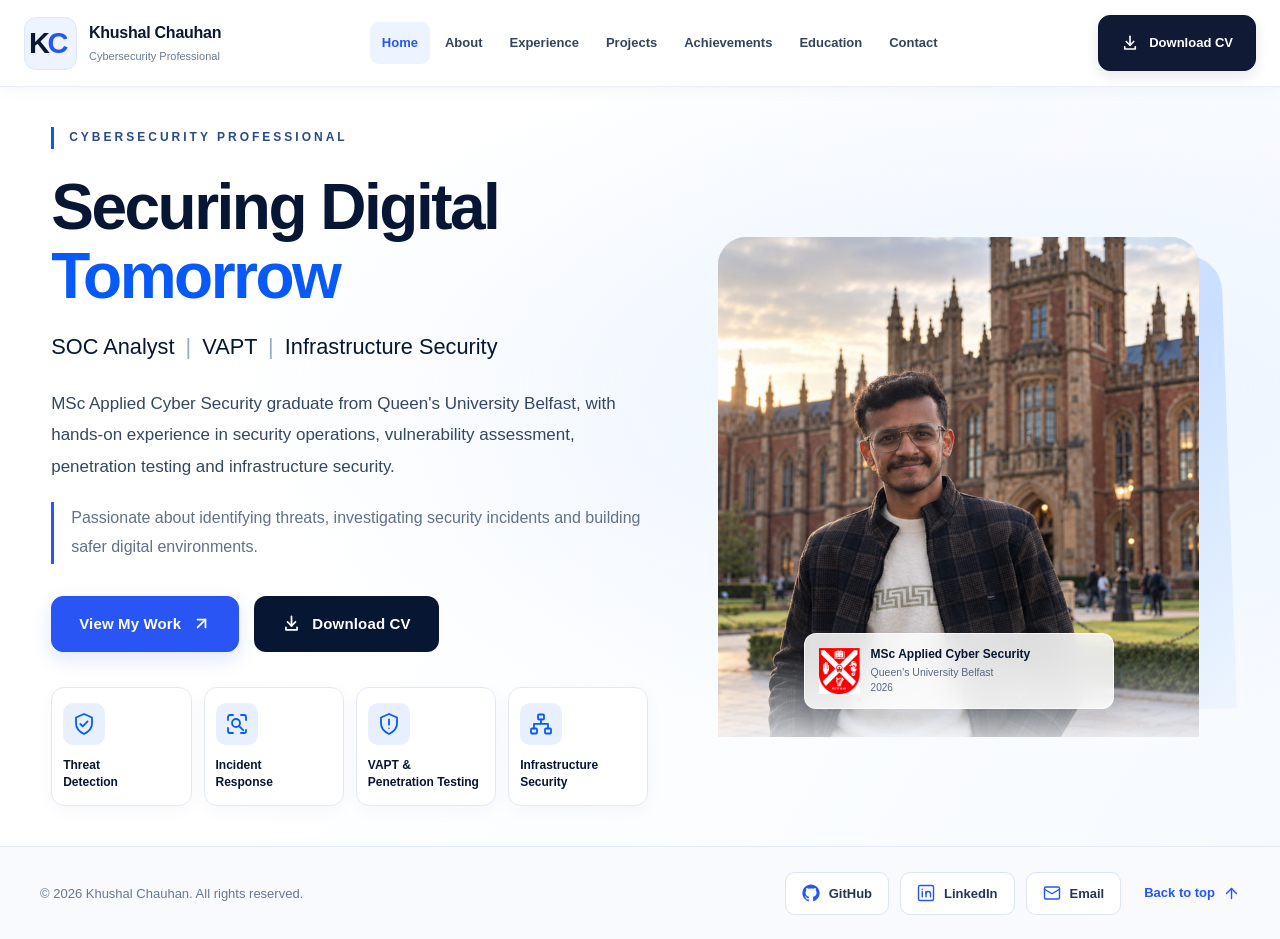
<file: index.html>
<!DOCTYPE html>
<html lang="en">

<head>
  <meta charset="UTF-8">

  <meta name="viewport"
        content="width=device-width, initial-scale=1.0">

  <meta name="description"
        content="Khushal Chauhan - Cybersecurity Professional specialising in SOC Operations, VAPT and Infrastructure Security.">

  <meta name="author" content="Khushal Chauhan">

  <title>
    Khushal Chauhan | Cybersecurity Professional
  </title>

  <!-- Main Stylesheet -->
  <link rel="stylesheet" href="css/style.css">

  <!-- Main JavaScript -->
  <script src="js/script.js" defer></script>

</head>

<body>

  <!-- =====================================
       NAVIGATION BAR
  ====================================== -->

  <header class="site-header">

    <nav class="navbar container"
         aria-label="Main navigation">

      <!-- BRAND -->
      <a href="index.html" class="brand">

        <span class="brand-logo">
          K<span>C</span>
        </span>

        <span class="brand-details">
          <strong>Khushal Chauhan</strong>
          <small>Cybersecurity Professional</small>
        </span>

      </a>


      <!-- MOBILE MENU -->
      <button
        class="menu-toggle"
        type="button"
        aria-label="Open navigation"
        aria-expanded="false"
        aria-controls="navigation-links">

        <span></span>
        <span></span>
        <span></span>

      </button>


      <!-- NAVIGATION LINKS -->
      <div class="nav-links" id="navigation-links">

        <a href="index.html"
           class="active"
           aria-current="page">
          Home
        </a>

        <a href="about.html">
          About
        </a>

        <a href="experience.html">
          Experience
        </a>

        <a href="projects.html">
          Projects
        </a>

        <a href="achievements.html">
          Achievements
        </a>

        <a href="education.html">
          Education
        </a>

        <a href="contact.html">
          Contact
        </a>

      </div>


      <!-- NAVIGATION CV BUTTON -->

<a href="assets/Khushal_Chauhan_CV.pdf"
   class="btn btn-dark nav-cv"
   download="Khushal_Chauhan_CV.pdf">

  <svg xmlns="http://www.w3.org/2000/svg"
       width="18" height="18"
       viewBox="0 0 24 24"
       fill="none"
       stroke="currentColor"
       stroke-width="2.2"
       stroke-linecap="round"
       stroke-linejoin="round"
       aria-hidden="true">
    <path d="M12 3v12"/>
    <path d="m7 10 5 5 5-5"/>
    <path d="M5 17v3h14v-3"/>
  </svg>

  <span>Download CV</span>
</a>


    </nav>

  </header>


  <!-- =====================================
       MAIN WEBSITE CONTENT
  ====================================== -->

  <main>

    <!-- ===================================
         SECTION 1 — HERO
    ==================================== -->

    <section class="hero">

      <div class="container hero-grid">


        <!-- ==============================
             LEFT — INTRODUCTION
        =============================== -->

        <div class="hero-content">

          <!-- SECTION LABEL -->
          <p class="eyebrow">

            <span class="eyebrow-line"></span>

            CYBERSECURITY PROFESSIONAL

          </p>


          <!-- MAIN HEADING -->
          <h1>
            Securing Digital
            <span>Tomorrow</span>
          </h1>


          <!-- PROFESSIONAL SPECIALISATION -->
          <h2 class="hero-role">

            SOC Analyst

            <span>|</span>

            VAPT

            <span>|</span>

            Infrastructure Security

          </h2>


          <!-- PROFESSIONAL INTRODUCTION -->
          
<!-- PROFESSIONAL INTRODUCTION -->
<div class="hero-description">

  <p class="hero-intro">
    MSc Applied Cyber Security graduate from
    Queen's University Belfast, with hands-on
    experience in security operations,
    vulnerability assessment, penetration
    testing and infrastructure security.
  </p>

  <p class="hero-focus">
    Passionate about identifying threats,
    investigating security incidents and
    building safer digital environments.
  </p>

</div>



          <!-- ACTION BUTTONS -->
          
<!-- HERO ACTION BUTTONS -->
<div class="hero-actions">

  <!-- VIEW PROJECTS -->
  <a href="projects.html" class="btn btn-primary">

    <span>View My Work</span>

    <svg
      xmlns="http://www.w3.org/2000/svg"
      width="19"
      height="19"
      viewBox="0 0 24 24"
      fill="none"
      stroke="currentColor"
      stroke-width="2.2"
      stroke-linecap="round"
      stroke-linejoin="round"
      aria-hidden="true">

      <path d="M7 17 17 7"/>
      <path d="M7 7h10v10"/>

    </svg>

  </a>


  <!-- DOWNLOAD CV -->
  
<!-- NAVBAR DOWNLOAD CV BUTTON -->
<a
  href="assets/Khushal_Chauhan_CV.pdf"
  class="btn btn-dark nav-cv"
  download="Khushal_Chauhan_CV.pdf">

  <svg
    xmlns="http://www.w3.org/2000/svg"
    width="18"
    height="18"
    viewBox="0 0 24 24"
    fill="none"
    stroke="currentColor"
    stroke-width="2.2"
    stroke-linecap="round"
    stroke-linejoin="round"
    aria-hidden="true">

    <path d="M12 3v12"/>
    <path d="m7 10 5 5 5-5"/>
    <path d="M5 17v3h14v-3"/>

  </svg>

  <span>Download CV</span>

</a>

</div>


          <!-- ==============================
               PROFESSIONAL EXPERTISE
          =============================== -->

          <div class="expertise-grid">


            <!-- THREAT DETECTION -->
            <div class="expertise-card">

              <div class="expertise-icon">

                <img
                  src="assets/shield-check.svg"
                  alt=""
                  width="24"
                  height="24">

              </div>

              <h3>
                Threat<br>
                Detection
              </h3>

            </div>


            <!-- INCIDENT RESPONSE -->
            <div class="expertise-card">

              <div class="expertise-icon">

                <img
                  src="assets/scan-search.svg"
                  alt=""
                  width="24"
                  height="24">

              </div>

              <h3>
                Incident<br>
                Response
              </h3>

            </div>


            <!-- VAPT -->
            <div class="expertise-card">

              <div class="expertise-icon">

                <img
                  src="assets/shield-alert.svg"
                  alt=""
                  width="24"
                  height="24">

              </div>

              <h3>
                VAPT &amp;<br>
                Penetration Testing
              </h3>

            </div>


            <!-- INFRASTRUCTURE SECURITY -->
            <div class="expertise-card">

              <div class="expertise-icon">

                <img
                  src="assets/network.svg"
                  alt=""
                  width="24"
                  height="24">

              </div>

              <h3>
                Infrastructure<br>
                Security
              </h3>

            </div>

          </div>

        </div>
        <!-- END HERO LEFT CONTENT -->


        <!-- ==============================
             RIGHT — PROFILE PHOTO
        =============================== -->

        <div class="hero-visual">


          <!-- BACKGROUND DECORATION -->
          <div
            class="visual-backdrop"
            aria-hidden="true">
          </div>


          <!-- PROFILE IMAGE -->
          <div class="profile-frame">

            <img
              src="assets/profile.jpg"
              alt="Professional portrait of Khushal Chauhan"
              class="profile-photo"
              id="profile-photo"
              fetchpriority="high">


            <!-- FALLBACK IF IMAGE MISSING -->
            <div
              class="photo-placeholder"
              id="photo-placeholder">

              <div class="placeholder-avatar">
                KC
              </div>

              <p>
                Professional Profile Photo
              </p>

              <small>
                Add assets/profile.jpg
              </small>

            </div>

          </div>


          <!-- ==============================
               MSc QUALIFICATION BADGE
          =============================== -->

          <div class="education-badge">

            <!-- UNIVERSITY CREST -->
            <div class="badge-icon">

              <img
                src="assets/qub-crest.png"
                alt="Queen's University Belfast crest"
                class="qub-crest">

            </div>


            <!-- UNIVERSITY DETAILS -->
            <div class="badge-details">

              <strong>
                MSc Applied Cyber Security
              </strong>

              <span>
                Queen's University Belfast
              </span>

              <small>
                2026
              </small>

            </div>

          </div>


        </div>
        <!-- END HERO RIGHT -->


      </div>
      <!-- END HERO GRID -->

    </section>
    <!-- END HERO SECTION -->


  </main>


  <!-- =====================================
       FOOTER
  ====================================== -->

  

<!-- =====================================
     FINAL EXECUTIVE MINIMAL FOOTER
===================================== -->

<footer class="portfolio-footer-final">

  <div class="footer-final-container">

    <div class="footer-final-row">

      <!-- LEFT: COPYRIGHT -->
      <p class="footer-final-copyright">
        © <span id="current-year">2026</span>
        Khushal Chauhan. All rights reserved.
      </p>

      <!-- RIGHT: SOCIAL LINKS AND BACK TO TOP -->
      <nav class="footer-final-links"
           aria-label="Footer navigation">

        <!-- GITHUB -->
        <a
          href="https://github.com/Khushal0519"
          target="_blank"
          rel="noopener noreferrer"
          class="footer-final-button">

          <svg
            xmlns="http://www.w3.org/2000/svg"
            viewBox="0 0 24 24"
            fill="currentColor"
            aria-hidden="true">

            <path d="M12 .5C5.65 .5.5 5.65.5 12c0 5.1 3.3 9.42 7.88 10.95.58.1.79-.25.79-.56 0-.28-.01-1.02-.02-2-3.2.7-3.87-1.55-3.87-1.55-.52-1.33-1.28-1.69-1.28-1.69-1.05-.72.08-.7.08-.7 1.16.08 1.77 1.2 1.77 1.2 1.03 1.77 2.7 1.26 3.35.96.1-.74.4-1.26.73-1.55-2.55-.3-5.23-1.28-5.23-5.69 0-1.26.45-2.29 1.19-3.1-.12-.3-.52-1.47.11-3.06 0 0 .97-.31 3.17 1.18.92-.26 1.9-.39 2.87-.39s1.95.13 2.87.39c2.2-1.49 3.17-1.18 3.17-1.18.63 1.59.23 2.76.11 3.06.74.81 1.19 1.84 1.19 3.1 0 4.42-2.69 5.39-5.25 5.68.41.35.77 1.05.77 2.12 0 1.54-.01 2.78-.01 3.16 0 .31.21.67.8.55C20.2 21.42 23.5 17.1 23.5 12 23.5 5.65 18.35.5 12 .5z"/>

          </svg>

          <span>GitHub</span>

        </a>


        <!-- LINKEDIN -->
        <a
          href="https://www.linkedin.com/in/khushal-chauhan-66a9b9224/"
          target="_blank"
          rel="noopener noreferrer"
          class="footer-final-button">

          <svg
            xmlns="http://www.w3.org/2000/svg"
            viewBox="0 0 24 24"
            fill="none"
            stroke="currentColor"
            stroke-width="1.9"
            stroke-linecap="round"
            stroke-linejoin="round"
            aria-hidden="true">

            <rect x="2" y="2"
                  width="20" height="20" rx="2"/>

            <path d="M7 10v7"/>
            <path d="M7 7h.01"/>
            <path d="M12 17v-7"/>
            <path d="M12 13a3 3 0 0 1 6 0v4"/>

          </svg>

          <span>LinkedIn</span>

        </a>


        <!-- EMAIL -->
        <a
          href="mailto:khushal0519@gmail.com"
          class="footer-final-button">

          <svg
            xmlns="http://www.w3.org/2000/svg"
            viewBox="0 0 24 24"
            fill="none"
            stroke="currentColor"
            stroke-width="1.9"
            stroke-linecap="round"
            stroke-linejoin="round"
            aria-hidden="true">

            <rect x="2" y="4"
                  width="20" height="16" rx="2"/>

            <path d="m22 7-10 6L2 7"/>

          </svg>

          <span>Email</span>

        </a>


        <!-- BACK TO TOP -->
        <a href="#"
           class="footer-final-top">

          <span>Back to top</span>

          <svg
            xmlns="http://www.w3.org/2000/svg"
            viewBox="0 0 24 24"
            fill="none"
            stroke="currentColor"
            stroke-width="2"
            stroke-linecap="round"
            stroke-linejoin="round"
            aria-hidden="true">

            <path d="M12 19V5"/>
            <path d="m5 12 7-7 7 7"/>

          </svg>

        </a>

      </nav>

    </div>

  </div>

</footer>



</body>
</html>
</file>
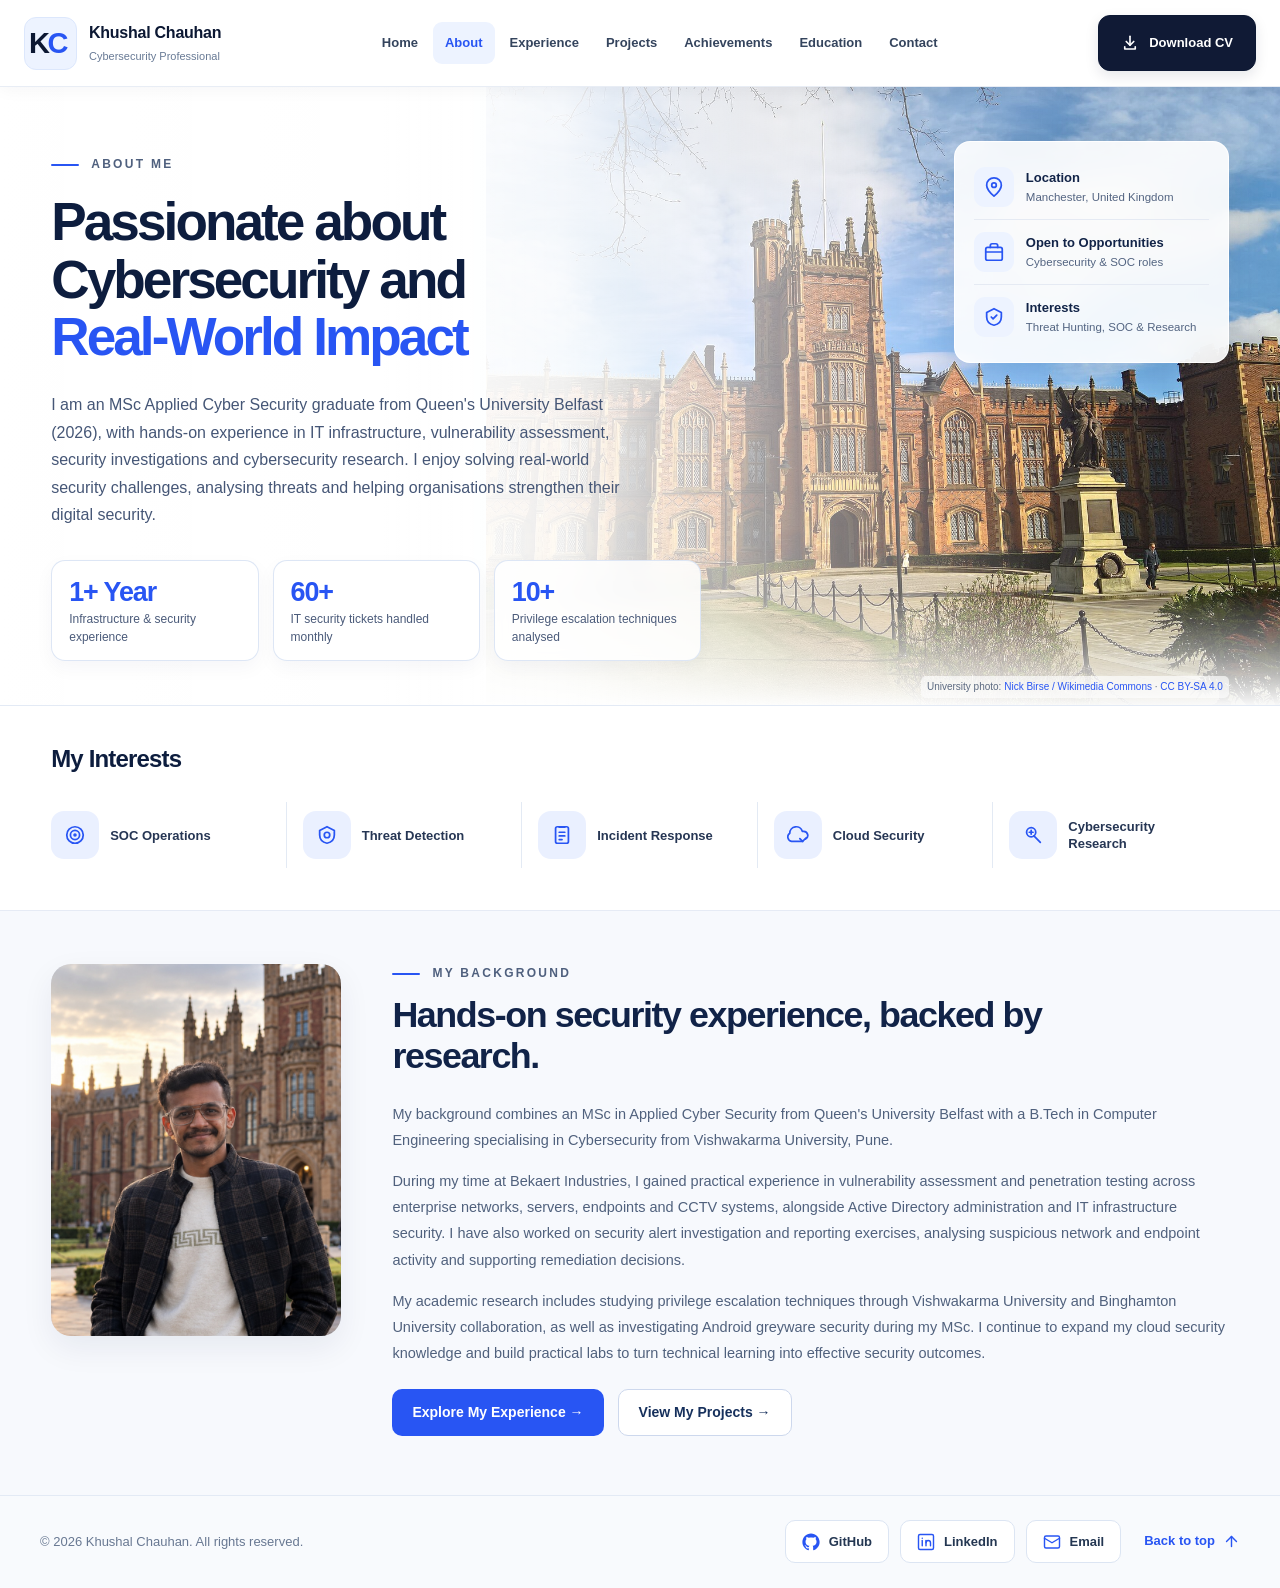
<file: about.html>
<!DOCTYPE html>
<html lang="en">
<head>
  <meta charset="UTF-8">
  <meta name="viewport" content="width=device-width, initial-scale=1.0">
  <meta name="description" content="About Khushal Chauhan — MSc Applied Cyber Security graduate with experience in vulnerability assessment, security operations, infrastructure security and cybersecurity research.">
  <meta name="author" content="Khushal Chauhan">
  <title>About Me | Khushal Chauhan</title>
  <link rel="stylesheet" href="css/style.css">
  <script src="js/script.js" defer></script>

  <!-- All new About-page styling is scoped, so the other pages remain unchanged. -->
  <style>
    body.about-showcase { background: #fff; }
    body.about-showcase .about-hero {
      position: relative;
      isolation: isolate;
      overflow: hidden;
      background: #f4f8ff;
      border-bottom: 1px solid #e3eaf5;
    }
    body.about-showcase .about-hero-image {
      position: absolute;
      z-index: -2;
      inset: 0 0 0 38%;
      width: 62%;
      height: 100%;
      object-fit: cover;
      object-position: center 44%;
    }
    body.about-showcase .about-hero::before {
      content: "";
      position: absolute;
      z-index: -1;
      inset: 0;
      background: linear-gradient(90deg,
        #fff 0%,
        rgba(255,255,255,.99) 30%,
        rgba(255,255,255,.92) 44%,
        rgba(255,255,255,.58) 60%,
        rgba(244,249,255,.06) 85%),
        linear-gradient(0deg, rgba(255,255,255,.97), transparent 18%);
      pointer-events: none;
    }
    body.about-showcase .about-hero-inner {
      position: relative;
      padding-top: 68px;
      padding-bottom: 44px;
      min-height: 570px;
    }
    body.about-showcase .about-hero-copy {
      position: relative;
      z-index: 2;
      max-width: 650px;
    }
    body.about-showcase .about-eyebrow {
      display: flex;
      align-items: center;
      gap: 12px;
      margin: 0 0 19px;
      font-size: 12px;
      font-weight: 800;
      letter-spacing: .19em;
      color: #4f607e;
      text-transform: uppercase;
    }
    body.about-showcase .about-eyebrow::before {
      content: "";
      width: 28px;
      height: 2px;
      border-radius: 2px;
      background: #2855f3;
    }
    body.about-showcase .about-title {
      margin: 0;
      color: #0d1d3e;
      font-size: clamp(41px, 4.15vw, 62px);
      line-height: 1.085;
      font-weight: 800;
      letter-spacing: -.055em;
    }
    body.about-showcase .about-title span {
      display: block;
      color: #2855f3;
    }
    body.about-showcase .about-intro {
      max-width: 575px;
      margin: 25px 0 0;
      color: #455676;
      font-size: 16px;
      line-height: 1.72;
      font-weight: 400;
    }
    body.about-showcase .about-stats {
      display: grid;
      grid-template-columns: repeat(3, minmax(0, 1fr));
      gap: 14px;
      width: min(680px, 100%);
      margin-top: 31px;
    }
    body.about-showcase .about-stat {
      min-width: 0;
      min-height: 91px;
      padding: 17px 17px 14px;
      background: rgba(255,255,255,.86);
      border: 1px solid rgba(217,227,244,.88);
      border-radius: 14px;
      box-shadow: 0 7px 19px rgba(13,37,81,.04);
      backdrop-filter: blur(9px);
    }
    body.about-showcase .about-stat strong {
      display: block;
      margin-bottom: 4px;
      color: #2855f3;
      font-size: clamp(23px, 2.1vw, 31px);
      line-height: 1.1;
      font-weight: 800;
      letter-spacing: -.04em;
    }
    body.about-showcase .about-stat span {
      display: block;
      color: #4b5b7a;
      font-size: 12px;
      line-height: 1.45;
    }
    body.about-showcase .about-quick-info {
      position: absolute;
      z-index: 3;
      top: 54px;
      right: 0;
      width: 275px;
      padding: 13px 19px;
      background: rgba(255,255,255,.90);
      border: 1px solid rgba(255,255,255,.88);
      border-radius: 16px;
      box-shadow: 0 14px 40px rgba(20,45,88,.13);
      backdrop-filter: blur(16px);
    }
    body.about-showcase .about-quick-item {
      display: flex;
      align-items: center;
      gap: 12px;
      padding: 12px 0;
    }
    body.about-showcase .about-quick-item + .about-quick-item {
      border-top: 1px solid #e5eaf3;
    }
    body.about-showcase .about-quick-icon {
      display: inline-flex;
      align-items: center;
      justify-content: center;
      width: 40px;
      height: 40px;
      flex: 0 0 40px;
      color: #2855f3;
      background: #edf3ff;
      border-radius: 11px;
    }
    body.about-showcase .about-quick-icon svg,
    body.about-showcase .about-interest-icon svg {
      width: 22px;
      height: 22px;
      fill: none;
      stroke: currentColor;
      stroke-width: 1.9;
      stroke-linecap: round;
      stroke-linejoin: round;
    }
    body.about-showcase .about-quick-item strong {
      display: block;
      color: #122448;
      font-size: 13px;
      font-weight: 750;
      line-height: 1.4;
    }
    body.about-showcase .about-quick-item span:last-child {
      display: block;
      margin-top: 2px;
      color: #536481;
      font-size: 11.5px;
      line-height: 1.4;
    }
    body.about-showcase .about-photo-credit {
      position: absolute;
      bottom: 7px;
      right: 0;
      z-index: 3;
      margin: 0;
      font-size: 10px;
      color: #5c6a80;
      background: rgba(255,255,255,.65);
      border-radius: 5px;
      padding: 3px 6px;
    }
    body.about-showcase .about-photo-credit a {
      color: #2855f3;
      text-decoration: none;
    }
    body.about-showcase .about-interests {
      padding: 34px 0 42px;
      background: #fff;
    }
    body.about-showcase .about-interests-title {
      margin: 0 0 24px;
      font-size: 24px;
      font-weight: 800;
      color: #0d1d3e;
      letter-spacing: -.035em;
    }
    body.about-showcase .about-interest-grid {
      display: grid;
      grid-template-columns: repeat(5, minmax(0, 1fr));
      gap: 0;
    }
    body.about-showcase .about-interest {
      display: flex;
      align-items: center;
      gap: 11px;
      min-width: 0;
      padding: 9px 16px;
      border-right: 1px solid #e3eaf4;
    }
    body.about-showcase .about-interest:first-child { padding-left: 0; }
    body.about-showcase .about-interest:last-child { border-right: none; }
    body.about-showcase .about-interest-icon {
      display: inline-flex;
      align-items: center;
      justify-content: center;
      flex: 0 0 48px;
      width: 48px;
      height: 48px;
      border-radius: 13px;
      background: #eaf0ff;
      color: #2855f3;
    }
    body.about-showcase .about-interest span:last-child {
      color: #263654;
      font-size: 13px;
      line-height: 1.35;
      font-weight: 700;
    }
    body.about-showcase .about-detail {
      background: #f7f9fd;
      border-top: 1px solid #e6ebf5;
      padding: 53px 0 59px;
    }
    body.about-showcase .about-detail h2 {
      color: #112348;
      font-size: clamp(26px,2.8vw,36px);
      line-height: 1.15;
      letter-spacing: -.04em;
      margin: 0 0 24px;
    }
    body.about-showcase .about-detail-grid {
      display: grid;
      grid-template-columns: repeat(3,minmax(0,1fr));
      gap: 18px;
    }
    body.about-showcase .about-detail-card {
      background: #fff;
      border: 1px solid #e0e7f3;
      border-radius: 17px;
      padding: 24px;
    }
    body.about-showcase .about-detail-card h3 {
      color: #142648;
      font-size: 17px;
      margin: 0 0 12px;
    }
    body.about-showcase .about-detail-card p {
      color: #52617a;
      font-size: 14px;
      line-height: 1.75;
      margin: 0;
    }
    body.about-showcase .about-actions {
      display: flex;
      flex-wrap: wrap;
      gap: 14px;
      margin-top: 28px;
    }
    body.about-showcase .about-actions a {
      display: inline-flex;
      align-items: center;
      justify-content: center;
      min-height: 47px;
      padding: 0 20px;
      border-radius: 10px;
      font-size: 14px;
      font-weight: 700;
      text-decoration: none;
    }
    body.about-showcase .about-actions .action-primary {
      background: #2855f3;
      color: #fff;
    }
    body.about-showcase .about-actions .action-secondary {
      background: #fff;
      color: #16305c;
      border: 1px solid #cdd8ed;
    }
    body.about-showcase .about-actions a:hover { filter: brightness(.97); }


    /* RESEARCH AND EXPERIENCE — KEEP THE ORIGINAL PORTRAIT ON THE PAGE */
    body.about-showcase .about-story-grid {
      display: grid;
      grid-template-columns: minmax(0, 290px) minmax(0, 1fr);
      align-items: start;
      gap: clamp(25px, 4vw, 56px);
    }
    body.about-showcase .about-story-picture {
      border-radius: 20px;
      overflow: hidden;
      background: #e7eef9;
      aspect-ratio: 0.78;
      box-shadow: 0 12px 32px rgba(10, 30, 70, .07);
    }
    body.about-showcase .about-story-picture img {
      width: 100%;
      height: 100%;
      display: block;
      object-fit: cover;
      object-position: center 25%;
    }
    body.about-showcase .about-story-copy .about-eyebrow { margin-bottom: 11px; }
    body.about-showcase .about-story-copy h2 { max-width: 760px; }
    body.about-showcase .about-story-copy p:not(.about-eyebrow) {
      max-width: 850px;
      margin: 0 0 15px;
      color: #50617d;
      font-size: 14.5px;
      line-height: 1.8;
    }
    body.about-showcase .about-story-copy .about-actions { margin-top: 23px; }
    @media (max-width: 760px) {
      body.about-showcase .about-story-grid { grid-template-columns: minmax(0,1fr); }
      body.about-showcase .about-story-picture { max-width: 270px; width: 100%; }
    }

    @media (max-width: 1180px) {
      body.about-showcase .about-quick-info { right: 20px; width: 240px; }
      body.about-showcase .about-hero-copy { max-width: 560px; }
      body.about-showcase .about-hero-inner { padding-top: 60px; }
    }
    @media (max-width: 940px) {
      body.about-showcase .about-hero-image {
        inset: 0 0 auto 0;
        width: 100%;
        height: 285px;
        object-position: center 36%;
      }
      body.about-showcase .about-hero::before {
        background: linear-gradient(to bottom,
          rgba(244,249,255,.03) 0,
          rgba(255,255,255,.58) 215px,
          #fff 293px);
      }
      body.about-showcase .about-hero-inner {
        min-height: 0;
        padding-top: 265px;
        padding-bottom: 38px;
      }
      body.about-showcase .about-hero-copy { max-width: 100%; }
      body.about-showcase .about-quick-info {
        position: static;
        width: 100%;
        display: grid;
        grid-template-columns: repeat(3,minmax(0,1fr));
        margin-top: 24px;
        padding: 10px 15px;
      }
      body.about-showcase .about-quick-item { padding: 8px; }
      body.about-showcase .about-quick-item + .about-quick-item {
        border-top: none;
        border-left: 1px solid #e5eaf3;
      }
      body.about-showcase .about-interest-grid { grid-template-columns: repeat(3,minmax(0,1fr)); gap: 12px; }
      body.about-showcase .about-interest { padding: 11px; border: 1px solid #e3eaf4; border-radius: 12px; }
      body.about-showcase .about-interest:first-child { padding-left: 11px; }
    }
    @media (max-width: 650px) {
      body.about-showcase .about-hero-inner { padding-top: 240px; }
      body.about-showcase .about-hero-image { height: 260px; }
      body.about-showcase .about-title { font-size: clamp(35px, 9.2vw, 48px); }
      body.about-showcase .about-intro { font-size: 14px; margin-top: 19px; }
      body.about-showcase .about-stats { grid-template-columns: 1fr; gap: 9px; }
      body.about-showcase .about-stat { min-height: 0; padding: 13px 15px; }
      body.about-showcase .about-stat strong { font-size: 25px; }
      body.about-showcase .about-quick-info { grid-template-columns: 1fr; }
      body.about-showcase .about-quick-item + .about-quick-item { border-left: none; border-top: 1px solid #e5eaf3; }
      body.about-showcase .about-interest-grid { grid-template-columns: repeat(2,minmax(0,1fr)); }
      body.about-showcase .about-interest-icon { width: 42px; height: 42px; flex-basis: 42px; }
      body.about-showcase .about-detail-grid { grid-template-columns: 1fr; }
      body.about-showcase .about-detail { padding: 35px 0 40px; }
      body.about-showcase .about-interests { padding: 30px 0 36px; }
    }
    @media (prefers-reduced-motion: reduce) {
      body.about-showcase .about-actions a { transition: none; }
    }
  </style>
</head>
<body id="top" class="about-showcase">
  <!-- ORIGINAL SHARED NAVIGATION -->
<header class="site-header">
    <nav class="navbar container" aria-label="Main navigation">

      <a href="index.html" class="brand">
        <span class="brand-logo">K<span>C</span></span>
        <span class="brand-details">
          <strong>Khushal Chauhan</strong>
          <small>Cybersecurity Professional</small>
        </span>
      </a>

      <button
        class="menu-toggle"
        type="button"
        aria-label="Open navigation"
        aria-expanded="false"
        aria-controls="navigation-links">
        <span></span>
        <span></span>
        <span></span>
      </button>

      <div class="nav-links" id="navigation-links">
        <a href="index.html">Home</a>
        <a href="about.html" class="active" aria-current="page">About</a>
        <a href="experience.html">Experience</a>
        <a href="projects.html">Projects</a>
        <a href="achievements.html">Achievements</a>
        <a href="education.html">Education</a>
        <a href="contact.html">Contact</a>
      </div>

      <a href="assets/Khushal_Chauhan_CV.pdf"
         class="btn btn-dark nav-cv"
         download="Khushal_Chauhan_CV.pdf">

        <svg xmlns="http://www.w3.org/2000/svg"
             width="18" height="18"
             viewBox="0 0 24 24"
             fill="none"
             stroke="currentColor"
             stroke-width="2.2"
             stroke-linecap="round"
             stroke-linejoin="round"
             aria-hidden="true">
          <path d="M12 3v12"/>
          <path d="m7 10 5 5 5-5"/>
          <path d="M5 17v3h14v-3"/>
        </svg>

        <span>Download CV</span>
      </a>

    </nav>
  </header>

  <main>
    <!-- HERO INSPIRED BY THE SHARED REFERENCE -->
    <section class="about-hero" aria-labelledby="about-heading">
      <img class="about-hero-image" src="assets/queens-university.jpg"
           alt="Queen's University Belfast Lanyon Building" fetchpriority="high">
      <div class="container about-hero-inner">
        <div class="about-hero-copy">
          <p class="about-eyebrow">About Me</p>
          <h1 class="about-title" id="about-heading">
            Passionate about<br>Cybersecurity and
            <span>Real-World Impact</span>
          </h1>
          <p class="about-intro">
            I am an MSc Applied Cyber Security graduate from Queen's University Belfast (2026),
            with hands-on experience in IT infrastructure, vulnerability assessment,
            security investigations and cybersecurity research. I enjoy solving real-world
            security challenges, analysing threats and helping organisations strengthen
            their digital security.
          </p>
          <div class="about-stats" aria-label="Professional highlights">
            <div class="about-stat"><strong>1+ Year</strong><span>Infrastructure &amp; security experience</span></div>
            <div class="about-stat"><strong>60+</strong><span>IT security tickets handled monthly</span></div>
            <div class="about-stat"><strong>10+</strong><span>Privilege escalation techniques analysed</span></div>
          </div>
        </div>

        <aside class="about-quick-info" aria-label="Quick information">
          <div class="about-quick-item">
            <span class="about-quick-icon" aria-hidden="true">
              <svg viewBox="0 0 24 24"><path d="M20 10c0 5-8 12-8 12S4 15 4 10a8 8 0 1 1 16 0Z"/><circle cx="12" cy="10" r="2.5"/></svg>
            </span>
            <div><strong>Location</strong><span>Manchester, United Kingdom</span></div>
          </div>
          <div class="about-quick-item">
            <span class="about-quick-icon" aria-hidden="true">
              <svg viewBox="0 0 24 24"><rect x="3" y="7" width="18" height="14" rx="2"/><path d="M8 7V5a2 2 0 0 1 2-2h4a2 2 0 0 1 2 2v2M3 12h18"/></svg>
            </span>
            <div><strong>Open to Opportunities</strong><span>Cybersecurity &amp; SOC roles</span></div>
          </div>
          <div class="about-quick-item">
            <span class="about-quick-icon" aria-hidden="true">
              <svg viewBox="0 0 24 24"><path d="M12 3 4 7v5c0 5 3.5 8 8 9 4.5-1 8-4 8-9V7l-8-4Z"/><path d="m9 12 2 2 4-4"/></svg>
            </span>
            <div><strong>Interests</strong><span>Threat Hunting, SOC &amp; Research</span></div>
          </div>
        </aside>
        <p class="about-photo-credit">
          University photo: <a href="https://commons.wikimedia.org/wiki/File:Lanyon_Building,_Queen%27s_University,_Belfast.jpg" target="_blank" rel="noopener noreferrer">Nick Birse / Wikimedia Commons</a>
          · <a href="https://creativecommons.org/licenses/by-sa/4.0/" target="_blank" rel="noopener noreferrer">CC BY-SA 4.0</a>
        </p>
      </div>
    </section>

    <!-- COMPACT INTERESTS STRIP -->
    <section class="about-interests" aria-labelledby="interests-heading">
      <div class="container">
        <h2 id="interests-heading" class="about-interests-title">My Interests</h2>
        <div class="about-interest-grid">
          <div class="about-interest">
            <span class="about-interest-icon" aria-hidden="true">
              <svg viewBox="0 0 24 24"><circle cx="12" cy="12" r="9"/><circle cx="12" cy="12" r="5"/><circle cx="12" cy="12" r="1"/></svg>
            </span><span>SOC Operations</span>
          </div>
          <div class="about-interest">
            <span class="about-interest-icon" aria-hidden="true">
              <svg viewBox="0 0 24 24"><path d="M12 3 4 7v5c0 5 3.5 8 8 9 4.5-1 8-4 8-9V7l-8-4Z"/><circle cx="12" cy="12" r="3"/></svg>
            </span><span>Threat Detection</span>
          </div>
          <div class="about-interest">
            <span class="about-interest-icon" aria-hidden="true">
              <svg viewBox="0 0 24 24"><rect x="5" y="3" width="14" height="18" rx="2"/><path d="M9 3.5h6M9 9h6M9 13h6M9 17h3"/></svg>
            </span><span>Incident Response</span>
          </div>
          <div class="about-interest">
            <span class="about-interest-icon" aria-hidden="true">
              <svg viewBox="0 0 24 24"><path d="M20 16.6A4.5 4.5 0 0 0 18 8h-1.3A7 7 0 0 0 3 10a5 5 0 0 0 2 9h12"/><path d="m14 16 3 3 4-4"/></svg>
            </span><span>Cloud Security</span>
          </div>
          <div class="about-interest">
            <span class="about-interest-icon" aria-hidden="true">
              <svg viewBox="0 0 24 24"><circle cx="10" cy="9" r="5"/><path d="m13 13 7 7M8 9h4M10 7v4"/></svg>
            </span><span>Cybersecurity Research</span>
          </div>
        </div>
      </div>
    </section>

    <!-- PROFESSIONAL BACKGROUND BELOW THE REFERENCE-STYLE HERO -->
    <section class="about-detail" aria-labelledby="detail-heading">
      <div class="container about-story-grid">
        <div class="about-story-picture">
          <img src="assets/profile-about.jpg"
               alt="Khushal Chauhan outside Queen's University Belfast"
               loading="lazy">
        </div>
        <div class="about-story-copy">
          <p class="about-eyebrow">My Background</p>
          <h2 id="detail-heading">Hands-on security experience, backed by research.</h2>
          <p>
            My background combines an MSc in Applied Cyber Security from Queen's University Belfast
            with a B.Tech in Computer Engineering specialising in Cybersecurity from Vishwakarma
            University, Pune.
          </p>
          <p>
            During my time at Bekaert Industries, I gained practical experience in vulnerability
            assessment and penetration testing across enterprise networks, servers, endpoints and
            CCTV systems, alongside Active Directory administration and IT infrastructure security.
            I have also worked on security alert investigation and reporting exercises, analysing
            suspicious network and endpoint activity and supporting remediation decisions.
          </p>
          <p>
            My academic research includes studying privilege escalation techniques through
            Vishwakarma University and Binghamton University collaboration, as well as investigating
            Android greyware security during my MSc. I continue to expand my cloud security knowledge
            and build practical labs to turn technical learning into effective security outcomes.
          </p>
          <div class="about-actions">
            <a href="experience.html" class="action-primary">Explore My Experience →</a>
            <a href="projects.html" class="action-secondary">View My Projects →</a>
          </div>
        </div>
      </div>
    </section>
  </main>

  <!-- ORIGINAL SINGLE-ROW FOOTER -->
<footer class="portfolio-footer-final">
    <div class="footer-final-container">
      <div class="footer-final-row">

        <p class="footer-final-copyright">
          © <span id="current-year">2026</span>
          Khushal Chauhan. All rights reserved.
        </p>

        <nav class="footer-final-links"
             aria-label="Footer navigation">

          <!-- GITHUB -->
          <a href="https://github.com/Khushal0519"
             target="_blank"
             rel="noopener noreferrer"
             class="footer-final-button">

            <svg xmlns="http://www.w3.org/2000/svg"
                 viewBox="0 0 24 24"
                 fill="currentColor"
                 aria-hidden="true">
              <path d="M12 .5C5.65.5.5 5.65.5 12c0 5.1 3.3 9.42 7.88 10.95.58.1.79-.25.79-.56 0-.28-.01-1.02-.02-2-3.2.7-3.87-1.55-3.87-1.55-.52-1.33-1.28-1.69-1.28-1.69-1.05-.72.08-.7.08-.7 1.16.08 1.77 1.2 1.77 1.2 1.03 1.77 2.7 1.26 3.35.96.1-.74.4-1.26.73-1.55-2.55-.3-5.23-1.28-5.23-5.69 0-1.26.45-2.29 1.19-3.1-.12-.3-.52-1.47.11-3.06 0 0 .97-.31 3.17 1.18.92-.26 1.9-.39 2.87-.39s1.95.13 2.87.39c2.2-1.49 3.17-1.18 3.17-1.18.63 1.59.23 2.76.11 3.06.74.81 1.19 1.84 1.19 3.1 0 4.42-2.69 5.39-5.25 5.68.41.35.77 1.05.77 2.12 0 1.54-.01 2.78-.01 3.16 0 .31.21.67.8.55C20.2 21.42 23.5 17.1 23.5 12 23.5 5.65 18.35.5 12 .5z"/>
            </svg>

            <span>GitHub</span>
          </a>

          <!-- LINKEDIN -->
          <a href="https://www.linkedin.com/in/khushal-chauhan-66a9b9224/"
             target="_blank"
             rel="noopener noreferrer"
             class="footer-final-button">

            <svg xmlns="http://www.w3.org/2000/svg"
                 viewBox="0 0 24 24"
                 fill="none"
                 stroke="currentColor"
                 stroke-width="1.9"
                 stroke-linecap="round"
                 stroke-linejoin="round"
                 aria-hidden="true">
              <rect x="2" y="2"
                    width="20" height="20" rx="2"/>
              <path d="M7 10v7"/>
              <path d="M7 7h.01"/>
              <path d="M12 17v-7"/>
              <path d="M12 13a3 3 0 0 1 6 0v4"/>
            </svg>

            <span>LinkedIn</span>
          </a>

          <!-- EMAIL -->
          <a href="mailto:khushal0519@gmail.com"
             class="footer-final-button">

            <svg xmlns="http://www.w3.org/2000/svg"
                 viewBox="0 0 24 24"
                 fill="none"
                 stroke="currentColor"
                 stroke-width="1.9"
                 stroke-linecap="round"
                 stroke-linejoin="round"
                 aria-hidden="true">
              <rect x="2" y="4"
                    width="20" height="16" rx="2"/>
              <path d="m22 7-10 6L2 7"/>
            </svg>

            <span>Email</span>
          </a>

          <!-- BACK TO TOP -->
          <a href="#top" class="footer-final-top">
            <span>Back to top</span>

            <svg xmlns="http://www.w3.org/2000/svg"
                 viewBox="0 0 24 24"
                 fill="none"
                 stroke="currentColor"
                 stroke-width="2"
                 stroke-linecap="round"
                 stroke-linejoin="round"
                 aria-hidden="true">
              <path d="M12 19V5"/>
              <path d="m5 12 7-7 7 7"/>
            </svg>

          </a>

        </nav>
      </div>
    </div>
  </footer>
</body>
</html>
</file>
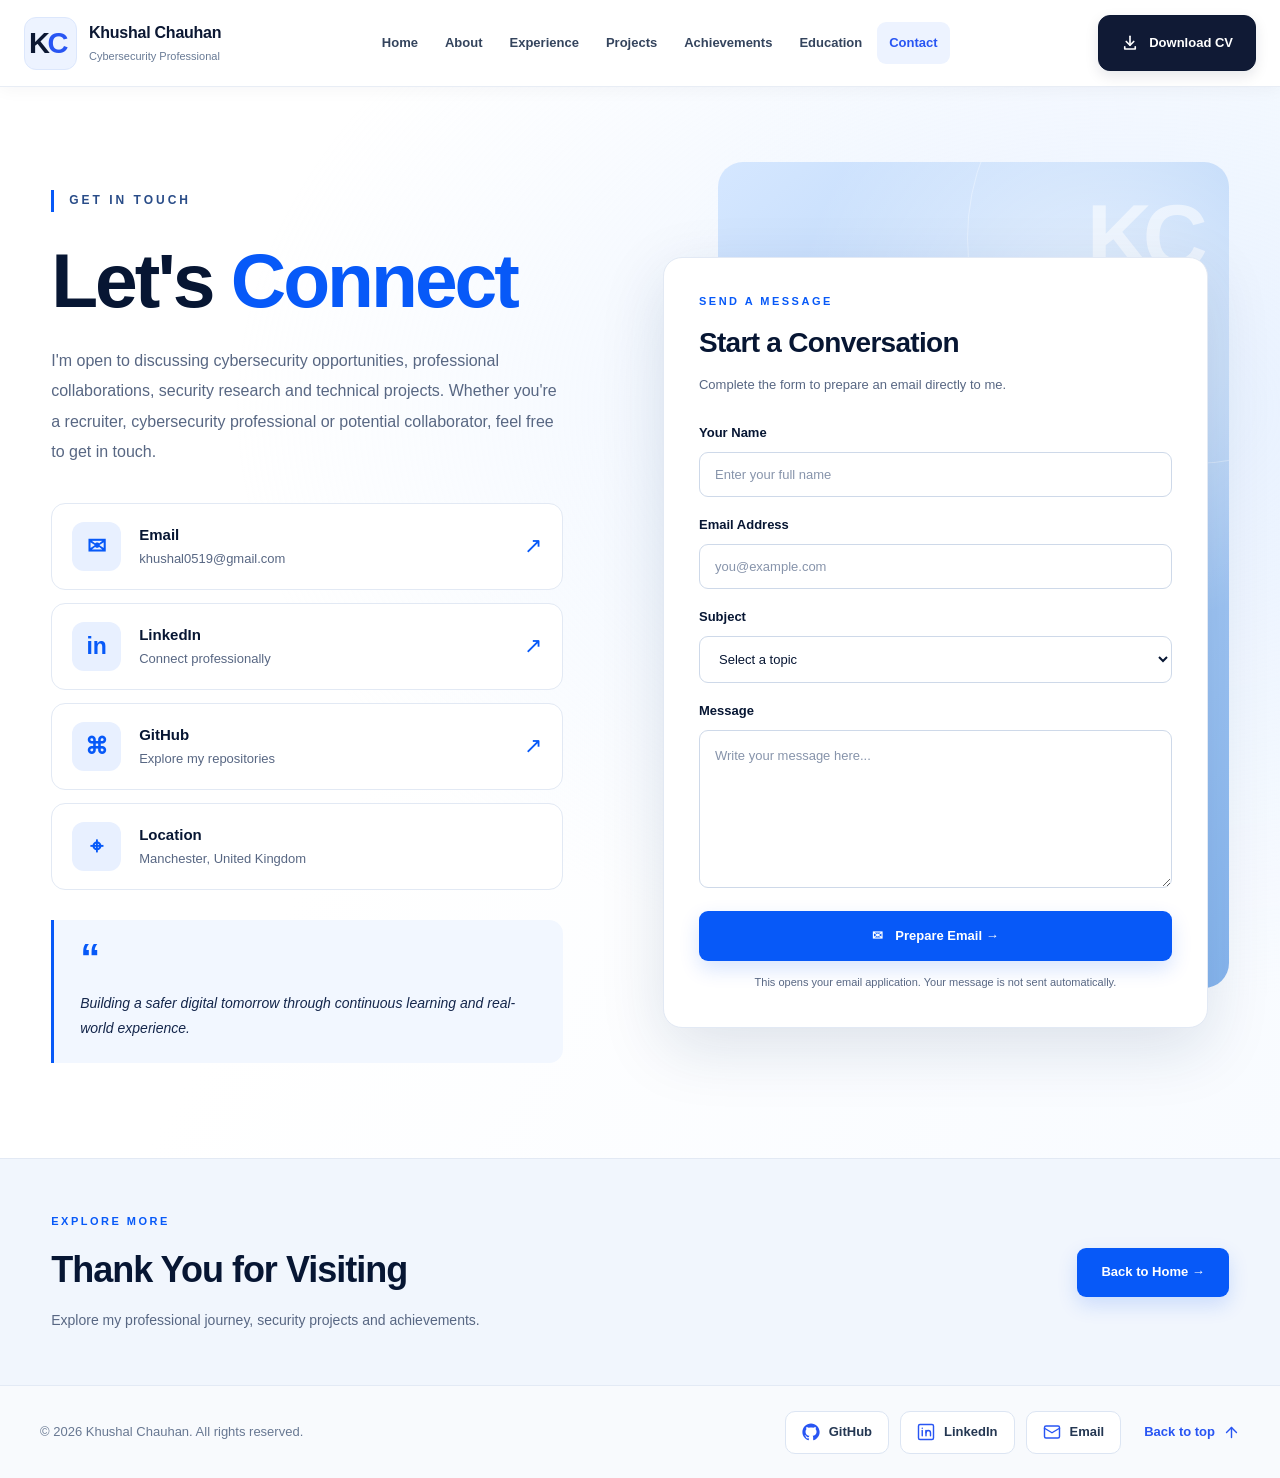
<file: contact.html>
<!DOCTYPE html>
<html lang="en">
<head>
  <meta charset="UTF-8">
  <meta name="viewport"
        content="width=device-width, initial-scale=1.0">

  <meta name="description"
        content="Contact Khushal Chauhan for cybersecurity opportunities, professional collaborations and security research discussions.">

  <title>Contact | Khushal Chauhan</title>

  <link rel="stylesheet" href="css/style.css">
  <script src="js/script.js" defer></script>
</head>

<body>

  <!-- NAVIGATION -->
  <header class="site-header">
    <nav class="navbar container" aria-label="Main navigation">

      <a href="index.html" class="brand">
        <span class="brand-logo">K<span>C</span></span>
        <span class="brand-details">
          <strong>Khushal Chauhan</strong>
          <small>Cybersecurity Professional</small>
        </span>
      </a>

      <button class="menu-toggle"
        type="button"
        aria-label="Open navigation"
        aria-expanded="false"
        aria-controls="navigation-links">
        <span></span><span></span><span></span>
      </button>

      <div class="nav-links" id="navigation-links">
        <a href="index.html">Home</a>
        <a href="about.html">About</a>
        <a href="experience.html">Experience</a>
        <a href="projects.html">Projects</a>
        <a href="achievements.html">Achievements</a>
        <a href="education.html">Education</a>
        <a href="contact.html" class="active"
           aria-current="page">Contact</a>
      </div>

     
<a href="assets/Khushal_Chauhan_CV.pdf"
   class="btn btn-dark nav-cv"
   download="Khushal_Chauhan_CV.pdf">

  <svg xmlns="http://www.w3.org/2000/svg"
       width="18" height="18"
       viewBox="0 0 24 24"
       fill="none"
       stroke="currentColor"
       stroke-width="2.2"
       stroke-linecap="round"
       stroke-linejoin="round"
       aria-hidden="true">
    <path d="M12 3v12"/>
    <path d="m7 10 5 5 5-5"/>
    <path d="M5 17v3h14v-3"/>
  </svg>

  <span>Download CV</span>
</a>


    </nav>
  </header>

  <main>

    <section class="contact-page">
      <div class="container">

        <div class="contact-layout">

          <!-- LEFT: CONTACT INFORMATION -->
          <div class="contact-content">

            <p class="eyebrow">
              <span class="eyebrow-line"></span>
              GET IN TOUCH
            </p>

            <h1>
              Let's <span>Connect</span>
            </h1>

            <p class="contact-introduction">
              I'm open to discussing cybersecurity
              opportunities, professional collaborations,
              security research and technical projects.

              Whether you're a recruiter, cybersecurity
              professional or potential collaborator,
              feel free to get in touch.
            </p>

            <div class="contact-methods">

              <!-- EMAIL -->
              <a class="contact-method"
                 href="mailto:khushal0519@gmail.com">
                <span class="contact-method-icon">✉</span>
                <span class="contact-method-info">
                  <strong>Email</strong>
                  <small>khushal0519@gmail.com</small>
                </span>
                <span class="contact-method-arrow">↗</span>
              </a>

              <!-- LINKEDIN -->
              <a class="contact-method"
                 href="https://www.linkedin.com/in/khushal-chauhan-66a9b9224/"
                 target="_blank"
                 rel="noopener noreferrer">
                <span class="contact-method-icon">in</span>
                <span class="contact-method-info">
                  <strong>LinkedIn</strong>
                  <small>Connect professionally</small>
                </span>
                <span class="contact-method-arrow">↗</span>
              </a>

              <!-- GITHUB -->
              <a class="contact-method"
                 href="https://github.com/Khushal0519"
                 target="_blank"
                 rel="noopener noreferrer">
                <span class="contact-method-icon">⌘</span>
                <span class="contact-method-info">
                  <strong>GitHub</strong>
                  <small>Explore my repositories</small>
                </span>
                <span class="contact-method-arrow">↗</span>
              </a>

              <!-- LOCATION -->
              <div class="contact-method">
                <span class="contact-method-icon">⌖</span>
                <span class="contact-method-info">
                  <strong>Location</strong>
                  <small>Manchester, United Kingdom</small>
                </span>
              </div>

            </div>

            <blockquote class="contact-quote">
              <span>“</span>
              <p>
                Building a safer digital tomorrow through
                continuous learning and real-world experience.
              </p>
            </blockquote>

          </div>

          <!-- RIGHT: FORM AND VISUAL -->
          <div class="contact-visual-area">

            <div class="contact-visual-background">
              <div class="contact-visual-monogram">KC</div>
              <span>CYBERSECURITY · RESEARCH · DEFENCE</span>
            </div>

            <div class="contact-form-card">

              <div class="contact-form-header">
                <p class="section-eyebrow">SEND A MESSAGE</p>
                <h2>Start a Conversation</h2>
                <p>
                  Complete the form to prepare an email
                  directly to me.
                </p>
              </div>

              <form id="portfolio-contact-form">

                <div class="contact-form-group">
                  <label for="contact-name">Your Name</label>
                  <input
                    type="text"
                    id="contact-name"
                    name="name"
                    placeholder="Enter your full name"
                    autocomplete="name"
                    maxlength="100"
                    required>
                </div>

                <div class="contact-form-group">
                  <label for="contact-email">Email Address</label>
                  <input
                    type="email"
                    id="contact-email"
                    name="email"
                    placeholder="you@example.com"
                    autocomplete="email"
                    maxlength="254"
                    required>
                </div>

                <div class="contact-form-group">
                  <label for="contact-subject">Subject</label>
                  <select
                    id="contact-subject"
                    name="subject"
                    required>
                    <option value="" disabled selected>
                      Select a topic
                    </option>
                    <option value="Cybersecurity Job Opportunity">
                      Job Opportunity
                    </option>
                    <option value="Professional Collaboration">
                      Professional Collaboration
                    </option>
                    <option value="Security Research">
                      Security Research
                    </option>
                    <option value="General Enquiry">
                      General Enquiry
                    </option>
                  </select>
                </div>

                <div class="contact-form-group">
                  <label for="contact-message">Message</label>
                  <textarea
                    id="contact-message"
                    name="message"
                    placeholder="Write your message here..."
                    rows="6"
                    minlength="10"
                    maxlength="4000"
                    required></textarea>
                </div>

                <button class="btn btn-primary contact-submit"
                        type="submit">
                  <span>✉</span>
                  Prepare Email →
                </button>

                <p class="contact-form-note">
                  This opens your email application.
                  Your message is not sent automatically.
                </p>

                <p class="contact-form-feedback"
                   id="contact-form-feedback"
                   role="status"
                   aria-live="polite"></p>

              </form>
            </div>

          </div>

        </div>

      </div>
    </section>

    <!-- CLOSING BANNER -->
    <section class="contact-closing">
      <div class="container contact-closing-inner">
        <div>
          <p class="section-eyebrow">EXPLORE MORE</p>
          <h2>Thank You for Visiting</h2>
          <p>
            Explore my professional journey, security
            projects and achievements.
          </p>
        </div>

        <a href="index.html" class="btn btn-primary">
          Back to Home →
        </a>
      </div>
    </section>

  </main>

  <!-- FOOTER -->
  
<!-- ======================================
     FINAL PROFESSIONAL PORTFOLIO FOOTER
======================================= -->

<footer class="portfolio-footer-final">

  <div class="footer-final-container">

    <div class="footer-final-row">

      <!-- COPYRIGHT -->
      <p class="footer-final-copyright">
        © <span id="current-year">2026</span>
        Khushal Chauhan. All rights reserved.
      </p>

      <!-- SOCIAL LINKS -->
      <nav class="footer-final-links"
           aria-label="Footer navigation">

        <!-- GITHUB -->
        <a href="https://github.com/Khushal0519"
           target="_blank"
           rel="noopener noreferrer"
           class="footer-final-button">

          <svg xmlns="http://www.w3.org/2000/svg"
               viewBox="0 0 24 24"
               fill="currentColor"
               aria-hidden="true">
            <path d="M12 .5C5.65.5.5 5.65.5 12c0 5.1 3.3 9.42 7.88 10.95.58.1.79-.25.79-.56 0-.28-.01-1.02-.02-2-3.2.7-3.87-1.55-3.87-1.55-.52-1.33-1.28-1.69-1.28-1.69-1.05-.72.08-.7.08-.7 1.16.08 1.77 1.2 1.77 1.2 1.03 1.77 2.7 1.26 3.35.96.1-.74.4-1.26.73-1.55-2.55-.3-5.23-1.28-5.23-5.69 0-1.26.45-2.29 1.19-3.1-.12-.3-.52-1.47.11-3.06 0 0 .97-.31 3.17 1.18.92-.26 1.9-.39 2.87-.39s1.95.13 2.87.39c2.2-1.49 3.17-1.18 3.17-1.18.63 1.59.23 2.76.11 3.06.74.81 1.19 1.84 1.19 3.1 0 4.42-2.69 5.39-5.25 5.68.41.35.77 1.05.77 2.12 0 1.54-.01 2.78-.01 3.16 0 .31.21.67.8.55C20.2 21.42 23.5 17.1 23.5 12 23.5 5.65 18.35.5 12 .5z"/>
          </svg>

          <span>GitHub</span>
        </a>

        <!-- LINKEDIN -->
        <a href="https://www.linkedin.com/in/khushal-chauhan-66a9b9224/"
           target="_blank"
           rel="noopener noreferrer"
           class="footer-final-button">

          <svg xmlns="http://www.w3.org/2000/svg"
               viewBox="0 0 24 24"
               fill="none"
               stroke="currentColor"
               stroke-width="1.9"
               stroke-linecap="round"
               stroke-linejoin="round"
               aria-hidden="true">

            <rect x="2" y="2"
                  width="20" height="20" rx="2"/>
            <path d="M7 10v7"/>
            <path d="M7 7h.01"/>
            <path d="M12 17v-7"/>
            <path d="M12 13a3 3 0 0 1 6 0v4"/>
          </svg>

          <span>LinkedIn</span>
        </a>

        <!-- EMAIL -->
        <a href="mailto:khushal0519@gmail.com"
           class="footer-final-button">

          <svg xmlns="http://www.w3.org/2000/svg"
               viewBox="0 0 24 24"
               fill="none"
               stroke="currentColor"
               stroke-width="1.9"
               stroke-linecap="round"
               stroke-linejoin="round"
               aria-hidden="true">

            <rect x="2" y="4"
                  width="20" height="16" rx="2"/>
            <path d="m22 7-10 6L2 7"/>
          </svg>

          <span>Email</span>
        </a>

        <!-- BACK TO TOP -->
        <a href="#top"
           class="footer-final-top">

          <span>Back to top</span>

          <svg xmlns="http://www.w3.org/2000/svg"
               viewBox="0 0 24 24"
               fill="none"
               stroke="currentColor"
               stroke-width="2"
               stroke-linecap="round"
               stroke-linejoin="round"
               aria-hidden="true">

            <path d="M12 19V5"/>
            <path d="m5 12 7-7 7 7"/>
          </svg>

        </a>

      </nav>

    </div>
  </div>

</footer>


</body>
</html>
</file>
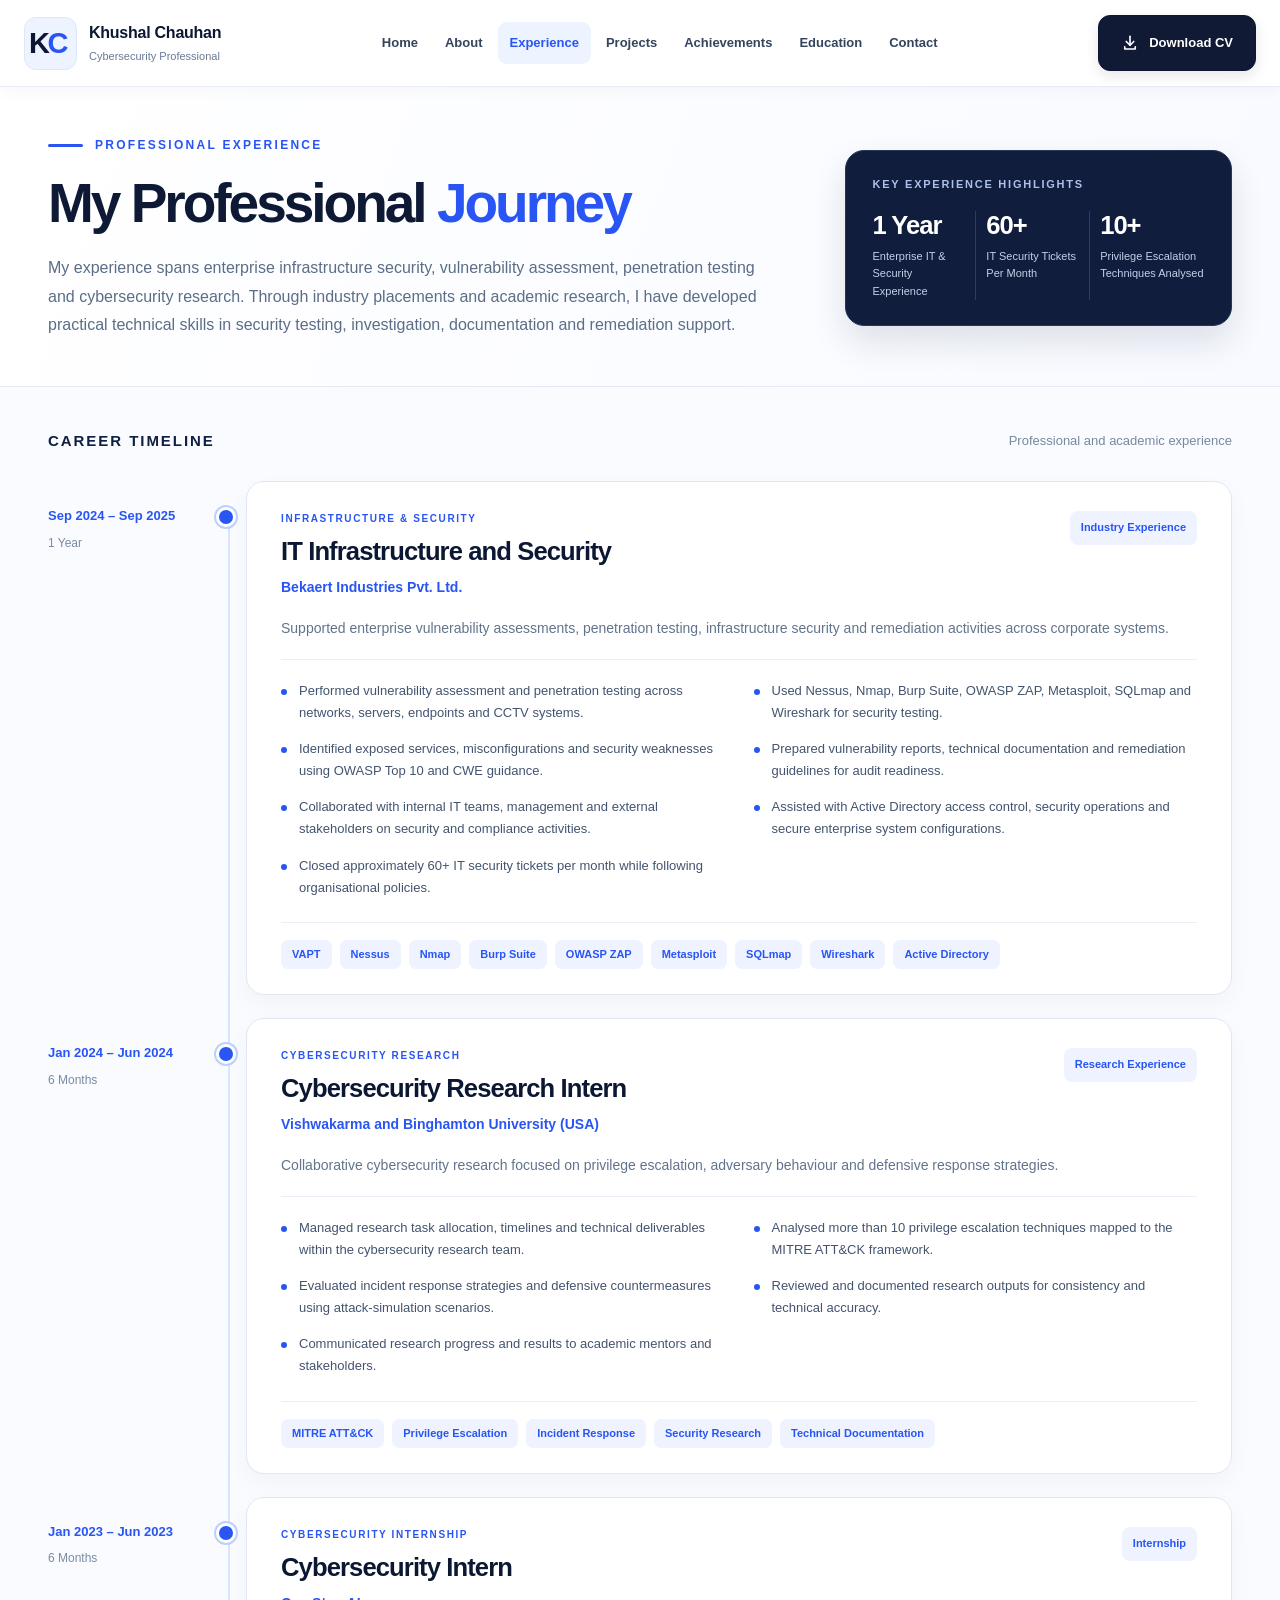
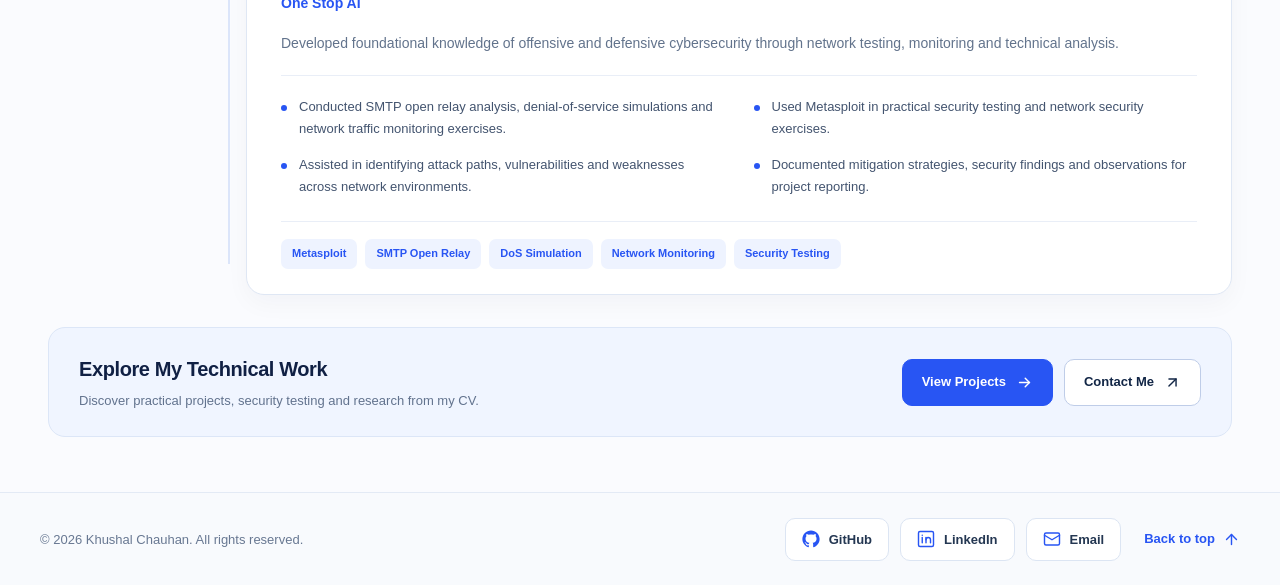
<file: experience.html>
<!DOCTYPE html>
<html lang="en">

<head>
  <meta charset="UTF-8">
  <meta name="viewport"
        content="width=device-width, initial-scale=1.0">

  <meta name="description"
        content="Professional experience of Khushal Chauhan in enterprise infrastructure security, vulnerability assessment, penetration testing and cybersecurity research.">

  <meta name="author" content="Khushal Chauhan">

  <title>Experience | Khushal Chauhan</title>

  <link rel="stylesheet" href="css/style.css">
  <script src="js/script.js" defer></script>

  <style>

    /* ========================================
       EXPERIENCE PAGE - EXECUTIVE MINIMAL
       REDESIGNED COMPACT VERSION
    ======================================== */

    body.experience-modern main.journey-page {
      margin: 0 !important;
      padding: 0 !important;
      min-height: 0 !important;
      background: #fff;
    }

    .journey-page,
    .journey-page * {
      box-sizing: border-box;
    }

    .journey-page .journey-container {
      width: min(1480px, calc(100% - 96px));
      margin: 0 auto;
    }


    /* ========================================
       SECTION 1 - COMPACT HERO
    ======================================== */

    .journey-page .journey-hero {
      padding: 49px 0 46px;
      background: linear-gradient(
        110deg,
        #fff 0%,
        #f8faff 100%
      );
      border-bottom: 1px solid #e5ebf5;
    }

    .journey-page .journey-hero-grid {
      display: grid;
      grid-template-columns:
        minmax(0, 1.5fr)
        minmax(360px, 0.8fr);
      gap: 70px;
      align-items: center;
    }

    .journey-page .journey-eyebrow {
      display: flex;
      align-items: center;
      gap: 12px;
      margin: 0 0 18px;
      color: #2855f3;
      font-size: 12px;
      font-weight: 800;
      letter-spacing: 0.19em;
      text-transform: uppercase;
    }

    .journey-page .journey-eyebrow::before {
      content: "";
      display: block;
      width: 35px;
      height: 3px;
      background: #2855f3;
      border-radius: 5px;
    }

    .journey-page .journey-title {
      margin: 0 0 20px;
      max-width: 850px;
      color: #0d1935;
      font-size: clamp(42px, 4.3vw, 65px);
      font-weight: 800;
      letter-spacing: -0.055em;
      line-height: 1.1;
    }

    .journey-page .journey-title span {
      color: #2855f3;
    }

    .journey-page .journey-description {
      max-width: 790px;
      margin: 0;
      color: #5b6d87;
      font-size: 16px;
      line-height: 1.8;
    }


    /* ========================================
       RIGHT PANEL - CV HIGHLIGHTS
    ======================================== */

    .journey-page .journey-highlights {
      padding: 25px 27px;
      background: #101d3c;
      border: 1px solid #25365a;
      border-radius: 19px;
      box-shadow:
        0 16px 35px rgba(13, 26, 55, 0.12);
    }

    .journey-page .journey-highlights-title {
      margin: 0 0 18px;
      font-size: 11px;
      font-weight: 800;
      letter-spacing: 0.16em;
      text-transform: uppercase;
      color: #adc0eb;
    }

    .journey-page .journey-stat-grid {
      display: grid;
      grid-template-columns: repeat(3, minmax(0,1fr));
      gap: 10px;
    }

    .journey-page .journey-stat {
      min-width: 0;
      padding-right: 9px;
      border-right: 1px solid rgba(255,255,255,0.14);
    }

    .journey-page .journey-stat:last-child {
      border-right: none;
      padding-right: 0;
    }

    .journey-page .journey-stat strong {
      display: block;
      margin-bottom: 8px;
      color: #fff;
      font-size: clamp(23px, 2vw, 34px);
      font-weight: 800;
      letter-spacing: -0.04em;
      line-height: 1.1;
      white-space: nowrap;
    }

    .journey-page .journey-stat span {
      display: block;
      color: #c4d0e9;
      font-size: 11px;
      line-height: 1.6;
    }

    .journey-page .journey-highlights-footnote {
      margin: 19px 0 0;
      padding-top: 13px;
      border-top: 1px solid rgba(255,255,255,0.14);
      color: #aebee0;
      font-size: 11px;
      line-height: 1.5;
    }


    /* ========================================
       SECTION 2 - TIMELINE
    ======================================== */

    .journey-page .journey-work {
      padding: 42px 0 55px;
      background: #fafbfe;
    }

    .journey-page .journey-section-intro {
      display: flex;
      align-items: center;
      justify-content: space-between;
      flex-wrap: wrap;
      gap: 10px;
      margin: 0 0 28px;
    }

    .journey-page .journey-section-intro h2 {
      margin: 0;
      color: #102044;
      font-size: 15px;
      font-weight: 800;
      letter-spacing: 0.13em;
      text-transform: uppercase;
    }

    .journey-page .journey-section-intro p {
      margin: 0;
      color: #7788a2;
      font-size: 13px;
    }


    /* ========================================
       TIMELINE STRUCTURE
    ======================================== */

    .journey-page .journey-timeline {
      position: relative;
      display: grid;
      gap: 23px;
    }

    .journey-page .journey-timeline::before {
      content: "";
      position: absolute;
      left: 180px;
      top: 31px;
      bottom: 31px;
      width: 2px;
      background: #dbe5fa;
    }

    .journey-page .journey-item {
      display: grid;
      grid-template-columns: 160px minmax(0,1fr);
      align-items: start;
      gap: 38px;
      position: relative;
      min-width: 0;
    }

    /* LEFT DATE COLUMN */
    .journey-page .journey-period {
      position: relative;
      padding: 24px 12px 0 0;
      min-width: 0;
    }

    .journey-page .journey-period::after {
      content: "";
      position: absolute;
      right: -28px;
      top: 26px;
      width: 14px;
      height: 14px;
      border: 3px solid #fff;
      border-radius: 50%;
      background: #2855f3;
      box-shadow: 0 0 0 2px #bcd0ff;
      z-index: 1;
    }

    .journey-page .journey-period .period-dates {
      display: block;
      color: #2855f3;
      font-size: 13px;
      font-weight: 800;
      line-height: 1.65;
    }

    .journey-page .journey-period .period-duration {
      display: block;
      margin-top: 7px;
      color: #7a8ba5;
      font-size: 12px;
      line-height: 1.5;
    }


    /* ========================================
       EXPERIENCE CARDS
    ======================================== */

    .journey-page .journey-card {
      min-width: 0;
      padding: 29px 34px 25px;
      background: #fff;
      border: 1px solid #dfe7f4;
      border-radius: 18px;
      box-shadow:
        0 9px 25px rgba(16, 32, 68, 0.035);
      transition:
        border-color 0.2s ease,
        box-shadow 0.2s ease;
    }

    .journey-page .journey-card:hover {
      border-color: #bfd0fa;
      box-shadow:
        0 14px 30px rgba(16,32,68,0.065);
    }

    .journey-page .journey-card-head {
      display: flex;
      align-items: flex-start;
      justify-content: space-between;
      gap: 20px;
      margin-bottom: 17px;
    }

    .journey-page .journey-card-category {
      margin: 0 0 9px;
      color: #2855f3;
      font-size: 10px;
      font-weight: 800;
      letter-spacing: 0.16em;
      text-transform: uppercase;
    }

    .journey-page .journey-card h3 {
      margin: 0 0 8px;
      color: #0c1833;
      font-size: clamp(21px, 2vw, 27px);
      font-weight: 800;
      line-height: 1.25;
      letter-spacing: -0.035em;
    }

    .journey-page .journey-company {
      margin: 0;
      color: #2855f3;
      font-size: 14px;
      font-weight: 700;
    }

    .journey-page .journey-role-type {
      display: inline-flex;
      align-items: center;
      justify-content: center;
      flex-shrink: 0;
      padding: 8px 11px;
      border-radius: 8px;
      background: #eef3ff;
      color: #2855f3;
      font-size: 11px;
      font-weight: 700;
      text-align: center;
    }

    .journey-page .journey-card-summary {
      margin: 0 0 20px;
      padding-bottom: 19px;
      border-bottom: 1px solid #e9eef7;
      color: #62738c;
      font-size: 14px;
      line-height: 1.75;
    }


    /* ========================================
       TWO-COLUMN RESPONSIBILITIES
    ======================================== */

    .journey-page .journey-responsibilities {
      list-style: none;
      display: grid;
      grid-template-columns: repeat(2, minmax(0,1fr));
      gap: 14px 29px;
      padding: 0;
      margin: 0 0 23px;
    }

    .journey-page .journey-responsibilities li {
      position: relative;
      margin: 0;
      padding-left: 18px;
      min-width: 0;
      color: #43546f;
      font-size: 13px;
      line-height: 1.7;
    }

    .journey-page .journey-responsibilities li::before {
      content: "";
      position: absolute;
      left: 0;
      top: 9px;
      width: 6px;
      height: 6px;
      background: #2855f3;
      border-radius: 50%;
    }


    /* ========================================
       TECHNICAL SKILL TAGS
    ======================================== */

    .journey-page .journey-skills {
      display: flex;
      align-items: center;
      flex-wrap: wrap;
      gap: 8px;
      padding-top: 17px;
      border-top: 1px solid #e9eef7;
    }

    .journey-page .journey-skills span {
      display: inline-flex;
      align-items: center;
      padding: 7px 11px;
      background: #eef3ff;
      color: #2855f3;
      border-radius: 7px;
      font-size: 11px;
      font-weight: 700;
      line-height: 1.4;
    }


    /* ========================================
       BOTTOM PROJECT CTA
    ======================================== */

    .journey-page .journey-bottom {
      display: flex;
      align-items: center;
      justify-content: space-between;
      flex-wrap: wrap;
      gap: 20px;
      margin-top: 32px;
      padding: 25px 30px;
      border: 1px solid #dce6f7;
      border-radius: 17px;
      background: #f0f5ff;
    }

    .journey-page .journey-bottom h2 {
      margin: 0 0 6px;
      color: #102044;
      font-size: 20px;
      font-weight: 800;
      letter-spacing: -0.02em;
    }

    .journey-page .journey-bottom p {
      margin: 0;
      color: #62738e;
      font-size: 13px;
      line-height: 1.6;
    }

    .journey-page .journey-actions {
      display: flex;
      flex-wrap: wrap;
      gap: 11px;
    }

    .journey-page .journey-btn {
      display: inline-flex;
      align-items: center;
      justify-content: center;
      gap: 10px;
      min-height: 47px;
      padding: 12px 19px;
      border-radius: 10px;
      text-decoration: none;
      font-size: 13px;
      font-weight: 700;
      white-space: nowrap;
    }

    .journey-page .journey-btn-primary {
      background: #2855f3;
      color: #fff;
      border: 1px solid #2855f3;
    }

    .journey-page .journey-btn-secondary {
      background: #fff;
      color: #122646;
      border: 1px solid #bfcde8;
    }

    .journey-page .journey-btn svg {
      display: block;
      width: 17px;
      height: 17px;
      flex-shrink: 0;
      fill: none;
      stroke: currentColor;
      stroke-width: 2;
      stroke-linecap: round;
      stroke-linejoin: round;
    }

    .journey-page a:focus-visible {
      outline: 3px solid #91aeff;
      outline-offset: 3px;
    }


    /* ========================================
       TABLET
    ======================================== */

    @media (max-width: 1100px) {

      .journey-page .journey-container {
        width: calc(100% - 58px);
      }

      .journey-page .journey-hero-grid {
        grid-template-columns: 1fr;
        gap: 28px;
      }

      .journey-page .journey-highlights {
        max-width: 650px;
      }

      .journey-page .journey-responsibilities {
        grid-template-columns: 1fr;
      }
    }


    /* ========================================
       MOBILE
    ======================================== */

    @media (max-width: 700px) {

      .journey-page .journey-container {
        width: calc(100% - 32px);
      }

      .journey-page .journey-hero {
        padding: 34px 0 37px;
      }

      .journey-page .journey-title {
        font-size: 38px;
      }

      .journey-page .journey-description {
        font-size: 14px;
      }

      .journey-page .journey-highlights {
        padding: 22px 18px;
      }

      .journey-page .journey-stat strong {
        font-size: 23px;
      }

      .journey-page .journey-work {
        padding: 32px 0 43px;
      }

      .journey-page .journey-section-intro {
        margin-bottom: 20px;
      }

      .journey-page .journey-timeline {
        gap: 20px;
      }

      .journey-page .journey-timeline::before {
        display: none;
      }

      .journey-page .journey-item {
        grid-template-columns: 1fr;
        gap: 10px;
      }

      .journey-page .journey-period {
        padding: 0 0 0 18px;
      }

      .journey-page .journey-period::after {
        top: 4px;
        left: 0;
        right: auto;
        width: 9px;
        height: 9px;
        border-width: 2px;
      }

      .journey-page .journey-period .period-dates {
        font-size: 12px;
      }

      .journey-page .journey-period .period-duration {
        margin-top: 1px;
      }

      .journey-page .journey-card {
        padding: 23px 19px 21px;
      }

      .journey-page .journey-card-head {
        flex-direction: column;
        gap: 11px;
      }

      .journey-page .journey-card h3 {
        font-size: 22px;
      }

      .journey-page .journey-bottom {
        padding: 21px 19px;
      }

      .journey-page .journey-actions {
        width: 100%;
      }
    }

    @media (prefers-reduced-motion: reduce) {
      .journey-page .journey-card {
        transition: none;
      }
    }

  </style>
</head>


<body id="top" class="experience-modern">

  <!-- ========================================
       NAVIGATION HEADER
  ======================================== -->

  <header class="site-header">

    <nav class="navbar container"
         aria-label="Main navigation">

      <a href="index.html" class="brand">

        <span class="brand-logo">
          K<span>C</span>
        </span>

        <span class="brand-details">
          <strong>Khushal Chauhan</strong>
          <small>Cybersecurity Professional</small>
        </span>

      </a>

      <button
        class="menu-toggle"
        type="button"
        aria-label="Open navigation"
        aria-expanded="false"
        aria-controls="navigation-links">

        <span></span>
        <span></span>
        <span></span>

      </button>

      <div class="nav-links" id="navigation-links">

        <a href="index.html">Home</a>

        <a href="about.html">About</a>

        <a href="experience.html"
           class="active"
           aria-current="page">
          Experience
        </a>

        <a href="projects.html">Projects</a>

        <a href="achievements.html">Achievements</a>

        <a href="education.html">Education</a>

        <a href="contact.html">Contact</a>

      </div>

      <a
        href="assets/Khushal_Chauhan_CV.pdf"
        class="btn btn-dark nav-cv"
        download="Khushal_Chauhan_CV.pdf">

        <svg xmlns="http://www.w3.org/2000/svg"
             width="18" height="18"
             viewBox="0 0 24 24"
             fill="none"
             stroke="currentColor"
             stroke-width="2.2"
             stroke-linecap="round"
             stroke-linejoin="round"
             aria-hidden="true">

          <path d="M12 3v12"/>
          <path d="m7 10 5 5 5-5"/>
          <path d="M5 17v3h14v-3"/>

        </svg>

        <span>Download CV</span>

      </a>

    </nav>
  </header>


  <!-- ========================================
       MAIN CONTENT
  ======================================== -->

  <main class="journey-page">


    <!-- ======================================
         COMPACT INTRODUCTION
    ======================================= -->

    <section class="journey-hero"
             aria-labelledby="journey-page-title">

      <div class="journey-container journey-hero-grid">


        <!-- LEFT INTRODUCTION -->
        <div class="journey-hero-content">

          <p class="journey-eyebrow">
            Professional Experience
          </p>

          <h1 class="journey-title"
              id="journey-page-title">

            My Professional
            <span>Journey</span>

          </h1>

          <p class="journey-description">
            My experience spans enterprise infrastructure
            security, vulnerability assessment, penetration
            testing and cybersecurity research. Through
            industry placements and academic research,
            I have developed practical technical skills
            in security testing, investigation,
            documentation and remediation support.
          </p>

        </div>


        <!-- RIGHT - CV HIGHLIGHTS -->
        <aside class="journey-highlights"
               aria-label="Experience highlights">

          <p class="journey-highlights-title">
            Key Experience Highlights
          </p>

          <div class="journey-stat-grid">


            <!-- BEKAERT PLACEMENT -->
            <div class="journey-stat">

              <strong>1 Year</strong>

              <span>
                Enterprise IT &amp;
                Security Experience
              </span>

            </div>


            <!-- SECURITY TICKETS -->
            <div class="journey-stat">

              <strong>60+</strong>

              <span>
                IT Security Tickets
                Per Month
              </span>

            </div>


            <!-- RESEARCH TECHNIQUES -->
            <div class="journey-stat">

              <strong>10+</strong>

              <span>
                Privilege Escalation
                Techniques Analysed
              </span>

            </div>

          </div>


        </aside>

      </div>
    </section>



    <!-- ======================================
         PROFESSIONAL TIMELINE
    ======================================= -->

    <section class="journey-work"
             aria-labelledby="timeline-title">

      <div class="journey-container">


        <!-- SMALL SECTION INTRO -->
        <div class="journey-section-intro">

          <h2 id="timeline-title">
            Career Timeline
          </h2>

          <p>
            Professional and academic experience
          </p>

        </div>



        <!-- ===================================
             TIMELINE ENTRIES
        ==================================== -->

        <div class="journey-timeline">


          <!-- =================================
               01 - BEKAERT INDUSTRIES
          ================================== -->

          <article class="journey-item">


            <!-- DATE -->
            <div class="journey-period">

              <span class="period-dates">
                Sep 2024 – Sep 2025
              </span>

              <span class="period-duration">
                1 Year
              </span>

            </div>


            <!-- MAIN CARD -->
            <div class="journey-card">


              <!-- ROLE HEADER -->
              <div class="journey-card-head">

                <div>

                  <p class="journey-card-category">
                    Infrastructure &amp; Security
                  </p>

                  <h3>
                    IT Infrastructure and Security
                  </h3>

                  <p class="journey-company">
                    Bekaert Industries Pvt. Ltd.
                  </p>

                </div>

                <span class="journey-role-type">
                  Industry Experience
                </span>

              </div>


              <!-- SHORT SUMMARY -->
              <p class="journey-card-summary">
                Supported enterprise vulnerability
                assessments, penetration testing,
                infrastructure security and remediation
                activities across corporate systems.
              </p>


              <!-- RESPONSIBILITIES -->
              <ul class="journey-responsibilities">

                <li>
                  Performed vulnerability assessment and
                  penetration testing across networks,
                  servers, endpoints and CCTV systems.
                </li>

                <li>
                  Used Nessus, Nmap, Burp Suite,
                  OWASP ZAP, Metasploit, SQLmap and
                  Wireshark for security testing.
                </li>

                <li>
                  Identified exposed services,
                  misconfigurations and security weaknesses
                  using OWASP Top 10 and CWE guidance.
                </li>

                <li>
                  Prepared vulnerability reports,
                  technical documentation and remediation
                  guidelines for audit readiness.
                </li>

                <li>
                  Collaborated with internal IT teams,
                  management and external stakeholders
                  on security and compliance activities.
                </li>

                <li>
                  Assisted with Active Directory access
                  control, security operations and secure
                  enterprise system configurations.
                </li>

                <li>
                  Closed approximately 60+ IT security
                  tickets per month while following
                  organisational policies.
                </li>

              </ul>


              <!-- TOOLS -->
              <div class="journey-skills">

                <span>VAPT</span>
                <span>Nessus</span>
                <span>Nmap</span>
                <span>Burp Suite</span>
                <span>OWASP ZAP</span>
                <span>Metasploit</span>
                <span>SQLmap</span>
                <span>Wireshark</span>
                <span>Active Directory</span>

              </div>

            </div>
          </article>



          <!-- =================================
               02 - UNIVERSITY RESEARCH
          ================================== -->

          <article class="journey-item">


            <!-- DATE -->
            <div class="journey-period">

              <span class="period-dates">
                Jan 2024 – Jun 2024
              </span>

              <span class="period-duration">
                6 Months
              </span>

            </div>


            <!-- MAIN CARD -->
            <div class="journey-card">


              <!-- ROLE HEADER -->
              <div class="journey-card-head">

                <div>

                  <p class="journey-card-category">
                    Cybersecurity Research
                  </p>

                  <h3>
                    Cybersecurity Research Intern
                  </h3>

                  <p class="journey-company">
                    Vishwakarma and Binghamton
                    University (USA)
                  </p>

                </div>

                <span class="journey-role-type">
                  Research Experience
                </span>

              </div>


              <!-- SHORT SUMMARY -->
              <p class="journey-card-summary">
                Collaborative cybersecurity research
                focused on privilege escalation,
                adversary behaviour and defensive
                response strategies.
              </p>


              <!-- RESPONSIBILITIES -->
              <ul class="journey-responsibilities">

                <li>
                  Managed research task allocation,
                  timelines and technical deliverables
                  within the cybersecurity research team.
                </li>

                <li>
                  Analysed more than 10 privilege
                  escalation techniques mapped to
                  the MITRE ATT&amp;CK framework.
                </li>

                <li>
                  Evaluated incident response strategies
                  and defensive countermeasures using
                  attack-simulation scenarios.
                </li>

                <li>
                  Reviewed and documented research
                  outputs for consistency and
                  technical accuracy.
                </li>

                <li>
                  Communicated research progress
                  and results to academic mentors
                  and stakeholders.
                </li>

              </ul>


              <!-- RESEARCH SKILLS -->
              <div class="journey-skills">

                <span>MITRE ATT&amp;CK</span>
                <span>Privilege Escalation</span>
                <span>Incident Response</span>
                <span>Security Research</span>
                <span>Technical Documentation</span>

              </div>

            </div>

          </article>



          <!-- =================================
               03 - ONE STOP AI
          ================================== -->

          <article class="journey-item">


            <!-- DATE -->
            <div class="journey-period">

              <span class="period-dates">
                Jan 2023 – Jun 2023
              </span>

              <span class="period-duration">
                6 Months
              </span>

            </div>


            <!-- MAIN CARD -->
            <div class="journey-card">


              <!-- ROLE HEADER -->
              <div class="journey-card-head">

                <div>

                  <p class="journey-card-category">
                    Cybersecurity Internship
                  </p>

                  <h3>
                    Cybersecurity Intern
                  </h3>

                  <p class="journey-company">
                    One Stop AI
                  </p>

                </div>

                <span class="journey-role-type">
                  Internship
                </span>

              </div>


              <!-- SHORT SUMMARY -->
              <p class="journey-card-summary">
                Developed foundational knowledge of
                offensive and defensive cybersecurity
                through network testing, monitoring
                and technical analysis.
              </p>


              <!-- RESPONSIBILITIES -->
              <ul class="journey-responsibilities">

                <li>
                  Conducted SMTP open relay analysis,
                  denial-of-service simulations and
                  network traffic monitoring exercises.
                </li>

                <li>
                  Used Metasploit in practical security
                  testing and network security exercises.
                </li>

                <li>
                  Assisted in identifying attack paths,
                  vulnerabilities and weaknesses across
                  network environments.
                </li>

                <li>
                  Documented mitigation strategies,
                  security findings and observations
                  for project reporting.
                </li>

              </ul>


              <!-- TECHNICAL SKILLS -->
              <div class="journey-skills">

                <span>Metasploit</span>
                <span>SMTP Open Relay</span>
                <span>DoS Simulation</span>
                <span>Network Monitoring</span>
                <span>Security Testing</span>

              </div>

            </div>

          </article>

        </div>
        <!-- END TIMELINE -->



        <!-- =================================
             BOTTOM NEXT-PAGE CTA
        ================================== -->

        <div class="journey-bottom">

          <div>

            <h2>
              Explore My Technical Work
            </h2>

            <p>
              Discover practical projects, security
              testing and research from my CV.
            </p>

          </div>

          <div class="journey-actions">


            <!-- PROJECTS BUTTON -->
            <a href="projects.html"
               class="journey-btn journey-btn-primary">

              View Projects

              <svg viewBox="0 0 24 24"
                   aria-hidden="true">

                <path d="M5 12h14"/>
                <path d="m13 6 6 6-6 6"/>

              </svg>

            </a>


            <!-- CONTACT BUTTON -->
            <a href="contact.html"
               class="journey-btn journey-btn-secondary">

              Contact Me

              <svg viewBox="0 0 24 24"
                   aria-hidden="true">

                <path d="M7 17 17 7"/>
                <path d="M7 7h10v10"/>

              </svg>

            </a>

          </div>

        </div>

      </div>
    </section>

  </main>



  <!-- ========================================
       SAME FOOTER AS ABOUT PAGE
  ======================================== -->

  <footer class="portfolio-footer-final">

    <div class="footer-final-container">

      <div class="footer-final-row">

        <p class="footer-final-copyright">

          © <span id="current-year">2026</span>
          Khushal Chauhan. All rights reserved.

        </p>

        <nav class="footer-final-links"
             aria-label="Footer navigation">


          <!-- GITHUB -->
          <a
            href="https://github.com/Khushal0519"
            target="_blank"
            rel="noopener noreferrer"
            class="footer-final-button">

            <svg xmlns="http://www.w3.org/2000/svg"
                 viewBox="0 0 24 24"
                 fill="currentColor"
                 aria-hidden="true">

              <path d="M12 .5C5.65.5.5 5.65.5 12c0 5.1 3.3 9.42 7.88 10.95.58.1.79-.25.79-.56 0-.28-.01-1.02-.02-2-3.2.7-3.87-1.55-3.87-1.55-.52-1.33-1.28-1.69-1.28-1.69-1.05-.72.08-.7.08-.7 1.16.08 1.77 1.2 1.77 1.2 1.03 1.77 2.7 1.26 3.35.96.1-.74.4-1.26.73-1.55-2.55-.3-5.23-1.28-5.23-5.69 0-1.26.45-2.29 1.19-3.1-.12-.3-.52-1.47.11-3.06 0 0 1-.31 3.17 1.18.92-.26 1.9-.39 2.87-.39s1.95.13 2.87.39c2.2-1.49 3.17-1.18 3.17-1.18.63 1.59.23 2.76.11 3.06.74.81 1.19 1.84 1.19 3.1 0 4.42-2.69 5.39-5.25 5.68.41.35.77 1.05.77 2.12 0 1.54-.01 2.78-.01 3.16 0 .31.21.67.8.55C20.2 21.42 23.5 17.1 23.5 12 23.5 5.65 18.35.5 12 .5z"/>

            </svg>

            <span>GitHub</span>

          </a>


          <!-- LINKEDIN -->
          <a
            href="https://www.linkedin.com/in/khushal-chauhan-66a9b9224/"
            target="_blank"
            rel="noopener noreferrer"
            class="footer-final-button">

            <svg xmlns="http://www.w3.org/2000/svg"
                 viewBox="0 0 24 24"
                 fill="none"
                 stroke="currentColor"
                 stroke-width="1.9"
                 stroke-linecap="round"
                 stroke-linejoin="round"
                 aria-hidden="true">

              <rect x="2" y="2"
                    width="20" height="20" rx="2"/>

              <path d="M7 10v7"/>
              <path d="M7 7h.01"/>
              <path d="M12 17v-7"/>
              <path d="M12 13a3 3 0 0 1 6 0v4"/>

            </svg>

            <span>LinkedIn</span>

          </a>


          <!-- EMAIL -->
          <a
            href="mailto:khushal0519@gmail.com"
            class="footer-final-button">

            <svg xmlns="http://www.w3.org/2000/svg"
                 viewBox="0 0 24 24"
                 fill="none"
                 stroke="currentColor"
                 stroke-width="1.9"
                 stroke-linecap="round"
                 stroke-linejoin="round"
                 aria-hidden="true">

              <rect x="2" y="4"
                    width="20" height="16" rx="2"/>

              <path d="m22 7-10 6L2 7"/>

            </svg>

            <span>Email</span>

          </a>


          <!-- BACK TO TOP -->
          <a
            href="#top"
            class="footer-final-top">

            <span>Back to top</span>

            <svg xmlns="http://www.w3.org/2000/svg"
                 viewBox="0 0 24 24"
                 fill="none"
                 stroke="currentColor"
                 stroke-width="2"
                 stroke-linecap="round"
                 stroke-linejoin="round"
                 aria-hidden="true">

              <path d="M12 19V5"/>
              <path d="m5 12 7-7 7 7"/>

            </svg>

          </a>

        </nav>

      </div>

    </div>

  </footer>

</body>
</html>
</file>
<file: css/style.css>
/* ==========================================
   KHUSHAL CHAUHAN
   CYBERSECURITY PORTFOLIO
   CONCEPT 02 - EXECUTIVE MINIMAL
   UPDATED HOMEPAGE DESIGN
========================================== */


/* =====================
   1. GLOBAL VARIABLES
===================== */

:root {
  --navy: #071633;
  --navy-light: #15274c;

  --blue: #0759f8;
  --blue-dark: #0644bd;
  --blue-soft: #e8f0ff;

  --text: #14213d;
  --muted: #586783;

  --white: #ffffff;
  --background: #f7faff;
  --border: #e2e9f4;

  --shadow: 0 16px 40px rgba(18, 48, 90, 0.07);
}


/* =====================
   2. RESET
===================== */

* {
  margin: 0;
  padding: 0;
  box-sizing: border-box;
}

html {
  scroll-behavior: smooth;
}

body {
  font-family: "Segoe UI", Arial, sans-serif;
  background: var(--white);
  color: var(--text);
  line-height: 1.6;
  overflow-x: hidden;
}

a {
  text-decoration: none;
  color: inherit;
}

button {
  font: inherit;
}

img {
  max-width: 100%;
  display: block;
}

.container {
  width: min(92%, 1320px);
  margin: 0 auto;
}


/* =====================
   3. NAVIGATION
===================== */

.site-header {
  background: var(--white);
  border-bottom: 1px solid var(--border);

  position: sticky;
  top: 0;
  z-index: 1000;
}

.navbar {
  min-height: 78px;

  display: flex;
  align-items: center;
  justify-content: space-between;
  gap: 24px;
}

/* Logo */

.brand {
  display: flex;
  align-items: center;
  gap: 13px;
  flex-shrink: 0;
}

.brand-logo {
  font-size: 39px;
  font-weight: 850;
  line-height: 1;
  letter-spacing: -6px;
  padding-right: 6px;
  color: var(--navy);
}

.brand-logo span {
  color: var(--blue);
}

.brand-details {
  display: flex;
  flex-direction: column;
  line-height: 1.4;
}

.brand-details strong {
  font-size: 16px;
  color: var(--navy);
}

.brand-details small {
  font-size: 11px;
  color: var(--muted);
}

/* Navigation links */

.nav-links {
  display: flex;
  align-items: center;
  gap: 21px;
}

.nav-links a {
  position: relative;
  padding: 27px 0;

  font-size: 13px;
  font-weight: 500;
  color: var(--navy);

  transition: color 0.25s ease;
}

.nav-links a:hover,
.nav-links a.active {
  color: var(--blue);
}

.nav-links a.active::after {
  content: "";

  position: absolute;
  left: 0;
  right: 0;
  bottom: 19px;

  height: 2px;
  background: var(--blue);
}

/* Mobile menu */

.menu-toggle {
  display: none;

  background: transparent;
  border: none;
  cursor: pointer;
}

.menu-toggle span {
  display: block;

  width: 25px;
  height: 2px;
  margin: 5px 0;

  background: var(--navy);
}


/* =====================
   4. BUTTONS
===================== */

.btn {
  display: inline-flex;
  align-items: center;
  justify-content: center;
  gap: 12px;

  padding: 13px 23px;

  font-size: 13px;
  font-weight: 600;

  border: 1px solid transparent;
  border-radius: 9px;

  cursor: pointer;
  transition:
    background 0.25s ease,
    color 0.25s ease,
    transform 0.25s ease,
    box-shadow 0.25s ease;
}

.btn-primary {
  background: var(--blue);
  color: var(--white);

  box-shadow: 0 8px 20px rgba(7, 89, 248, 0.16);
}

.btn-primary:hover {
  background: var(--blue-dark);
  transform: translateY(-3px);

  box-shadow: 0 12px 25px rgba(7, 89, 248, 0.22);
}

.btn-outline {
  background: var(--white);
  color: var(--navy);
  border-color: #aab9d5;
}

.btn-outline:hover {
  border-color: var(--blue);
  color: var(--blue);
  transform: translateY(-3px);
}

.btn-dark {
  background: var(--navy);
  color: var(--white);
}

.btn-dark:hover {
  background: var(--blue);
}


/* =====================
   5. HERO SECTION
===================== */

.hero {
  min-height: 640px;

  background:
    radial-gradient(
      ellipse at 75% 40%,
      rgba(215, 232, 255, 0.45),
      transparent 55%
    ),
    linear-gradient(
      120deg,
      #ffffff 35%,
      #f6faff
    );

  overflow: hidden;
}

.hero-grid {
  min-height: 640px;

  display: grid;
  grid-template-columns:
    minmax(0, 1.05fr)
    minmax(0, 0.95fr);

  align-items: center;
  gap: 40px;
}


/* =====================
   6. HERO LEFT CONTENT
===================== */

.hero-content {
  position: relative;
  z-index: 2;

  padding: 40px 0;
}

/* Small heading */

.eyebrow {
  display: flex;
  align-items: center;
  gap: 15px;

  margin-bottom: 24px;

  font-size: 12px;
  font-weight: 700;
  letter-spacing: 3px;

  color: #294c88;
}

.eyebrow-line {
  width: 3px;
  height: 22px;

  background: var(--blue);
  flex-shrink: 0;
}

/* Main title */

.hero h1 {
  max-width: 690px;

  font-size: clamp(46px, 5vw, 72px);
  font-weight: 800;
  line-height: 1.08;
  letter-spacing: -2.5px;

  color: var(--navy);
}

.hero h1 span {
  display: block;
  color: var(--blue);
}

/* Professional title */

.hero-role {
  margin-top: 20px;

  font-size: clamp(16px, 1.7vw, 22px);
  font-weight: 500;
  line-height: 1.5;

  color: var(--navy);
}

.hero-role span {
  margin: 0 5px;
  color: #9aaac5;
}

/* Description */

.hero-description {
  max-width: 570px;
  margin-top: 18px;

  font-size: 15px;
  line-height: 1.8;

  color: var(--muted);
}

/* Action buttons */

.hero-actions {
  display: flex;
  flex-wrap: wrap;
  gap: 15px;

  margin-top: 26px;
}


/* =====================
   7. EXPERTISE CARDS
===================== */

.expertise-grid {
  display: grid;
  grid-template-columns: repeat(4, minmax(0, 1fr));

  gap: 12px;
  margin-top: 35px;
}

.expertise-card {
  min-width: 0;

  padding: 15px 11px;

  background: rgba(255, 255, 255, 0.94);
  border: 1px solid var(--border);
  border-radius: 13px;

  box-shadow:
    0 5px 18px rgba(15, 47, 100, 0.035);

  transition:
    transform 0.3s ease,
    box-shadow 0.3s ease,
    border-color 0.3s ease;
}

.expertise-card:hover {
  transform: translateY(-5px);
  border-color: #c4d9ff;
  box-shadow: var(--shadow);
}

.expertise-icon {
  width: 42px;
  height: 42px;

  display: grid;
  place-items: center;

  margin-bottom: 12px;

  background: var(--blue-soft);
  color: var(--blue);

  border-radius: 10px;
  font-size: 23px;
}

.expertise-card h3 {
  font-size: 12px;
  font-weight: 600;
  line-height: 1.4;

  color: var(--navy);
}


/* =====================
   8. PROFILE PHOTO AREA
===================== */

.hero-visual {
  position: relative;

  min-width: 0;
  min-height: 540px;

  display: flex;
  align-items: flex-end;
  justify-content: center;
}

/* Decorative background */

.visual-backdrop {
  position: absolute;

  width: 93%;
  height: 84%;

  bottom: 20px;
  right: 0;

  background: linear-gradient(
    145deg,
    #e1edff,
    #c9dfff 50%,
    #edf5ff
  );

  border-radius: 36px 36px 0 0;

  transform: rotate(-2deg);
}

/* Main photograph container */

.profile-frame {
  position: relative;
  z-index: 1;

  width: 89%;
  height: 500px;

  overflow: hidden;

  border-radius: 28px 28px 0 0;

  background: linear-gradient(
    160deg,
    #dceaff,
    #aac9ee
  );
}

/* Actual photo */

.profile-photo {
  width: 100%;
  height: 100%;

  object-fit: cover;
  object-position: center 25%;
}

/* Placeholder when photo not added */

.photo-placeholder {
  position: absolute;
  inset: 0;

  display: none;
  flex-direction: column;
  justify-content: center;
  align-items: center;

  text-align: center;

  background: linear-gradient(
    150deg,
    #eaf3ff,
    #a8c9f6
  );

  color: var(--navy);
}

.placeholder-avatar {
  width: 145px;
  height: 145px;

  margin-bottom: 20px;

  display: grid;
  place-items: center;

  background: var(--white);
  border-radius: 50%;

  color: var(--blue);
  font-size: 56px;
  font-weight: 800;
}

.photo-placeholder p {
  font-size: 16px;
  font-weight: 600;
}

.photo-placeholder small {
  margin-top: 7px;

  font-size: 12px;
  color: var(--muted);
}


/* =====================
   9. EDUCATION BADGE
===================== */

.education-badge {
  position: absolute;
  z-index: 3;

  right: 0;
  top: 65px;

  max-width: 290px;

  display: flex;
  align-items: center;
  gap: 13px;

  padding: 15px 17px;

  background: var(--white);
  border-radius: 14px;

  box-shadow:
    0 16px 35px rgba(25, 55, 105, 0.14);
}

.badge-icon {
  width: 48px;
  height: 48px;
  flex-shrink: 0;

  display: grid;
  place-items: center;

  border-radius: 10px;

  background: #eaf1ff;
  color: var(--blue);

  font-size: 29px;
}

.education-badge strong,
.education-badge span,
.education-badge small {
  display: block;
}

.education-badge strong {
  font-size: 12px;
  font-weight: 700;

  color: var(--navy);
}

.education-badge span {
  margin-top: 2px;

  color: var(--muted);
  font-size: 12px;
}

.education-badge small {
  margin-top: 2px;

  color: var(--blue);
  font-size: 11px;
}


/* =====================
   10. PROFILE CAPTION
===================== */

.visual-caption {
  position: absolute;
  z-index: 3;

  bottom: 40px;
  right: 8px;

  padding: 13px 18px;

  background: rgba(7, 22, 51, 0.78);
  backdrop-filter: blur(8px);

  border-radius: 10px;
  color: white;
}

.visual-caption span {
  display: block;

  font-size: 10px;
  font-weight: 700;
  letter-spacing: 2px;
  line-height: 1.7;
}


/* =====================
   11. CAREER HIGHLIGHTS
===================== */

.highlights {
  padding: 24px 0 42px;
  background: #f3f7fc;
}

.highlights-grid {
  display: grid;
  grid-template-columns: repeat(4, minmax(0, 1fr));

  gap: 18px;
}

.highlight-card {
  min-width: 0;

  display: flex;
  align-items: flex-start;
  gap: 16px;

  padding: 22px;

  background: white;
  border: 1px solid var(--border);
  border-radius: 14px;

  box-shadow:
    0 8px 20px rgba(7, 22, 51, 0.035);

  transition:
    transform 0.3s ease,
    box-shadow 0.3s ease;
}

.highlight-card:hover {
  transform: translateY(-4px);
  box-shadow: var(--shadow);
}

.highlight-icon {
  width: 45px;
  height: 45px;
  flex-shrink: 0;

  display: grid;
  place-items: center;

  background: #e8f0ff;
  color: var(--blue);

  border-radius: 12px;
  font-size: 24px;
}

.highlight-card strong {
  display: block;

  font-size: 31px;
  font-weight: 800;
  line-height: 1.2;

  color: var(--navy);
}

.highlight-card p {
  margin-top: 6px;

  font-size: 12px;
  line-height: 1.5;

  color: var(--muted);
}


/* =====================
   12. FOOTER
===================== */

.footer {
  padding: 24px 0;

  background: white;
  border-top: 1px solid var(--border);
}

.footer-content {
  display: flex;
  justify-content: space-between;
  align-items: center;

  gap: 20px;
}

.footer p {
  font-size: 12px;
  color: var(--muted);
}

.footer-links {
  display: flex;
  flex-wrap: wrap;
  gap: 24px;
}

.footer-links a {
  font-size: 12px;
  color: var(--navy);

  transition: color 0.2s ease;
}

.footer-links a:hover {
  color: var(--blue);
}


/* =====================
   13. TABLET & LAPTOP
===================== */

@media (max-width: 1180px) {

  .navbar {
    gap: 15px;
  }

  .nav-links {
    gap: 12px;
  }

  .nav-links a {
    font-size: 12px;
  }

  .hero-grid {
    gap: 24px;
  }

  .hero h1 {
    font-size: clamp(45px, 5vw, 62px);
  }

  .expertise-grid {
    grid-template-columns: repeat(2, minmax(0, 1fr));
  }

  .highlights-grid {
    grid-template-columns: repeat(2, minmax(0, 1fr));
  }

  .education-badge {
    right: 0;
  }
}


/* =====================
   14. MOBILE NAVIGATION
===================== */

@media (max-width: 850px) {

  .navbar {
    min-height: 72px;
  }

  .brand-logo {
    font-size: 34px;
  }

  .brand-details strong {
    font-size: 14px;
  }

  .nav-cv {
    display: none;
  }

  .menu-toggle {
    display: block;
    margin-left: auto;
  }

  .nav-links {
    display: none;

    position: absolute;

    top: 72px;
    left: 0;
    right: 0;

    padding: 15px 5% 25px;

    flex-direction: column;
    align-items: stretch;
    gap: 0;

    background: white;
    border-bottom: 1px solid var(--border);

    box-shadow:
      0 15px 25px rgba(0, 0, 0, 0.07);
  }

  .nav-links.open {
    display: flex;
  }

  .nav-links a {
    padding: 12px 8px;
    font-size: 14px;
  }

  .nav-links a.active::after {
    bottom: 5px;
  }

  /* Stacked hero layout */

  .hero-grid {
    grid-template-columns: 1fr;
    gap: 0;
  }

  .hero-content {
    padding: 45px 0 25px;
  }

  .hero h1 {
    font-size: clamp(44px, 8vw, 62px);
    letter-spacing: -2px;
  }

  .hero-role {
    font-size: 17px;
  }

  .hero-description {
    font-size: 14px;
    max-width: 680px;
  }

  /* Mobile photo */

  .hero-visual {
    min-height: 475px;
    margin-top: 15px;
  }

  .profile-frame {
    width: 84%;
    height: 440px;
  }

  .visual-backdrop {
    height: 85%;
  }

  .education-badge {
    top: 45px;
    right: 0;
  }

  .visual-caption {
    bottom: 30px;
    right: 0;
  }

  .expertise-grid {
    grid-template-columns: repeat(4, minmax(0, 1fr));
    margin-top: 30px;
  }
}


/* =====================
   15. SMALL MOBILE SCREENS
===================== */

@media (max-width: 560px) {

  .container {
    width: 90%;
  }

  .hero h1 {
    font-size: clamp(39px, 10vw, 48px);
    line-height: 1.1;
    letter-spacing: -1.8px;
  }

  .hero-role {
    font-size: 15px;
  }

  .eyebrow {
    font-size: 10px;
    letter-spacing: 2px;
  }

  .hero-description {
    font-size: 14px;
    line-height: 1.75;
  }

  .hero-actions {
    gap: 10px;
  }

  .btn {
    padding: 12px 15px;
    font-size: 12px;
  }

  /* Expertise */

  .expertise-grid {
    grid-template-columns: repeat(2, minmax(0, 1fr));
    gap: 10px;
  }

  .expertise-card {
    padding: 15px;
  }

  /* Photo */

  .hero-visual {
    min-height: 400px;
  }

  .profile-frame {
    width: 91%;
    height: 360px;
  }

  .visual-backdrop {
    bottom: 12px;
  }

  .placeholder-avatar {
    width: 110px;
    height: 110px;
    font-size: 44px;
  }

  /* Education badge */

  .education-badge {
    top: 5px;
    right: 0;

    max-width: 225px;
    padding: 10px;
    gap: 8px;
  }

  .badge-icon {
    width: 36px;
    height: 36px;
    font-size: 22px;
  }

  .education-badge strong {
    font-size: 11px;
  }

  .education-badge span,
  .education-badge small {
    font-size: 10px;
  }

  .visual-caption {
    bottom: 22px;
    padding: 10px 12px;
  }

  .visual-caption span {
    font-size: 9px;
  }

  /* Statistics */

  .highlights-grid {
    grid-template-columns: repeat(2, minmax(0, 1fr));
    gap: 10px;
  }

  .highlight-card {
    padding: 16px;
    display: block;
  }

  .highlight-icon {
    margin-bottom: 12px;
  }

  .highlight-card strong {
    font-size: 27px;
  }

  .highlight-card p {
    font-size: 11px;
  }

  /* Footer */

  .footer-content {
    flex-direction: column;
    text-align: center;
  }

  .footer-links {
    justify-content: center;
  }
}


/* =====================
   16. ACCESSIBILITY
===================== */

a:focus-visible,
button:focus-visible {
  outline: 3px solid var(--blue);
  outline-offset: 4px;
}

@media (prefers-reduced-motion: reduce) {

  *,
  *::before,
  *::after {
    scroll-behavior: auto !important;
    transition: none !important;
    animation: none !important;
  }
}



/* ==========================================
   PAGE 2 — ABOUT ME
   EXECUTIVE MINIMAL THEME
========================================== */

.about-page {
  padding: 65px 0 75px;
  background:
    linear-gradient(125deg, #ffffff 50%, #f5f9ff);
  overflow: hidden;
}

.about-page-grid {
  display: grid;
  grid-template-columns:
    minmax(0, 0.75fr)
    minmax(0, 1.3fr)
    minmax(0, 0.95fr);
  gap: 35px;
  align-items: start;
}

/* LEFT PROFILE PHOTO */

.about-portrait-column {
  min-width: 0;
}

.about-portrait {
  position: relative;
  height: 430px;
  overflow: hidden;
  border-radius: 18px;
  background: #e4efff;
  box-shadow: var(--shadow);
}

.about-photo {
  width: 100%;
  height: 100%;
  object-fit: cover;
  object-position: center 22%;
  position: relative;
  z-index: 1;
}

.about-photo-placeholder {
  position: absolute;
  inset: 0;
  z-index: 2;
  display: none;
  flex-direction: column;
  align-items: center;
  justify-content: center;
  text-align: center;
  background: linear-gradient(145deg, #eef5ff, #bad4f8);
  color: var(--navy);
}

.about-photo-placeholder span {
  display: grid;
  place-items: center;
  width: 115px;
  height: 115px;
  border-radius: 50%;
  background: white;
  font-size: 43px;
  font-weight: 800;
  color: var(--blue);
  margin-bottom: 18px;
}

.about-photo-placeholder p {
  font-weight: 600;
}

.about-photo-placeholder small {
  font-size: 12px;
  color: var(--muted);
  margin-top: 6px;
}

/* QUOTE */

.about-quote {
  margin-top: 20px;
  padding: 25px;
  background: #f5f8fd;
  border: 1px solid var(--border);
  border-radius: 16px;
}

.quote-symbol {
  display: block;
  font-size: 48px;
  font-weight: 800;
  line-height: 0.8;
  color: var(--blue);
}

.about-quote p {
  margin-top: 16px;
  font-size: 14px;
  font-style: italic;
  line-height: 1.8;
  color: var(--navy-light);
}

.quote-underline {
  margin-top: 18px;
  height: 3px;
  width: 50px;
  background: var(--blue);
  border-radius: 3px;
}

/* MIDDLE BIOGRAPHY */

.about-main-content {
  min-width: 0;
  padding-top: 12px;
}

.about-heading {
  font-size: clamp(30px, 3vw, 45px);
  line-height: 1.16;
  letter-spacing: -1.5px;
  font-weight: 800;
  color: var(--navy);
  margin-bottom: 24px;
}

.about-heading span {
  color: var(--blue);
}

.about-biography {
  display: grid;
  gap: 16px;
}

.about-biography p {
  font-size: 14px;
  color: var(--muted);
  line-height: 1.85;
}

/* INFORMATION CARDS */

.about-info-grid {
  display: grid;
  grid-template-columns: repeat(2, minmax(0, 1fr));
  gap: 12px;
  margin-top: 30px;
}

.about-info-card {
  display: flex;
  align-items: center;
  gap: 12px;
  padding: 16px 13px;
  background: white;
  border: 1px solid var(--border);
  border-radius: 12px;
  min-width: 0;
}

.about-info-icon {
  display: grid;
  place-items: center;
  flex-shrink: 0;
  width: 38px;
  height: 38px;
  border-radius: 10px;
  background: var(--blue-soft);
  color: var(--blue);
  font-size: 20px;
}

.about-info-card small {
  display: block;
  font-size: 11px;
  color: var(--muted);
}

.about-info-card strong {
  display: block;
  font-size: 12px;
  line-height: 1.45;
  overflow-wrap: anywhere;
  color: var(--navy);
}

/* RIGHT UNIVERSITY IMAGE */

.about-university {
  min-width: 0;
  position: relative;
  padding-top: 55px;
}

.university-image-box {
  position: relative;
  overflow: hidden;
  height: 520px;
  border-radius: 20px;
  background: #dfeeff;
}

.university-image {
  width: 100%;
  height: 100%;
  object-fit: cover;
  position: relative;
  z-index: 1;
}

.university-image-fallback {
  position: absolute;
  inset: 0;
  display: flex;
  flex-direction: column;
  align-items: center;
  justify-content: center;
  text-align: center;
  padding: 24px;
  background: linear-gradient(150deg, #eaf3ff, #a9c8eb);
  color: var(--navy);
}

.university-image-fallback span {
  font-size: 56px;
  font-weight: 800;
  color: var(--blue);
}

.university-image-fallback p {
  font-weight: 700;
}

.university-image-fallback small {
  color: var(--muted);
  margin-top: 10px;
}

/* UNIVERSITY FLOATING BADGE */

.university-floating-card {
  position: absolute;
  z-index: 3;
  right: 12px;
  top: 18px;
  width: min(90%, 280px);
  display: flex;
  align-items: center;
  gap: 12px;
  padding: 15px;
  background: white;
  border-radius: 13px;
  box-shadow: 0 14px 36px rgba(17, 47, 93, 0.15);
}

.university-card-icon {
  display: grid;
  place-items: center;
  flex-shrink: 0;
  width: 45px;
  height: 45px;
  border-radius: 10px;
  color: var(--blue);
  background: var(--blue-soft);
  font-size: 27px;
}

.university-floating-card strong {
  display: block;
  color: var(--navy);
  font-size: 12px;
}

.university-floating-card small {
  display: block;
  color: var(--muted);
  font-size: 11px;
}

.university-floating-card div > span {
  color: var(--blue);
  font-size: 11px;
}

/* AREAS OF FOCUS */

.about-focus-section {
  padding: 65px 0 75px;
  background: #f3f7fc;
}

.about-focus-heading {
  text-align: center;
  max-width: 660px;
  margin: 0 auto 35px;
}

.section-eyebrow {
  font-size: 11px;
  letter-spacing: 2.5px;
  font-weight: 700;
  color: var(--blue);
  margin-bottom: 10px;
}

.about-focus-heading h2 {
  font-size: clamp(27px, 3vw, 38px);
  line-height: 1.2;
  letter-spacing: -1px;
  color: var(--navy);
}

.about-focus-heading > p:last-child {
  margin-top: 12px;
  font-size: 14px;
  color: var(--muted);
}

.about-focus-grid {
  display: grid;
  grid-template-columns: repeat(5, minmax(0, 1fr));
  gap: 15px;
}

.about-focus-card {
  min-width: 0;
  padding: 24px 18px;
  background: white;
  border: 1px solid var(--border);
  border-radius: 15px;
  transition: transform .3s, box-shadow .3s;
}

.about-focus-card:hover {
  transform: translateY(-5px);
  box-shadow: var(--shadow);
}

.about-focus-icon {
  display: grid;
  place-items: center;
  height: 48px;
  width: 48px;
  border-radius: 12px;
  background: var(--blue-soft);
  color: var(--blue);
  font-size: 25px;
  margin-bottom: 18px;
}

.about-focus-card h3 {
  font-size: 14px;
  color: var(--navy);
  margin-bottom: 9px;
}

.about-focus-card p {
  font-size: 12px;
  line-height: 1.7;
  color: var(--muted);
}

.about-bottom-action {
  display: flex;
  flex-wrap: wrap;
  justify-content: center;
  gap: 14px;
  margin-top: 35px;
}

/* TABLET */

@media (max-width: 1150px) {
  .about-page-grid {
    grid-template-columns: 0.85fr 1.15fr;
    gap: 26px;
  }

  .about-university {
    grid-column: 1 / -1;
    padding-top: 30px;
  }

  .university-image-box {
    height: 300px;
  }

  .university-floating-card {
    top: 5px;
  }

  .about-focus-grid {
    grid-template-columns: repeat(3, minmax(0, 1fr));
  }
}

/* MOBILE */

@media (max-width: 750px) {
  .about-page {
    padding: 35px 0 45px;
  }

  .about-page-grid {
    grid-template-columns: 1fr;
    gap: 30px;
  }

  .about-portrait-column {
    max-width: 480px;
    width: 100%;
    margin: auto;
  }

  .about-portrait {
    height: 360px;
  }

  .about-main-content {
    padding-top: 0;
  }

  .about-heading {
    font-size: clamp(31px, 7vw, 42px);
  }

  .about-info-grid {
    grid-template-columns: repeat(2, minmax(0, 1fr));
  }

  .about-university {
    grid-column: auto;
    padding-top: 30px;
  }

  .about-focus-section {
    padding: 50px 0;
  }

  .about-focus-grid {
    grid-template-columns: repeat(2, minmax(0, 1fr));
  }
}

@media (max-width: 480px) {
  .about-info-grid,
  .about-focus-grid {
    grid-template-columns: 1fr;
  }

  .about-portrait {
    height: 340px;
  }

  .about-quote {
    padding: 20px;
  }

  .university-image-box {
    height: 270px;
  }

  .about-focus-card {
    padding: 20px;
  }
}



/* ==========================================
   PAGE 3 — PROFESSIONAL EXPERIENCE
   EXECUTIVE MINIMAL THEME
========================================== */

/* Main page */
.experience-page {
  padding: 70px 0 85px;
  background: linear-gradient(
    135deg,
    #ffffff 40%,
    #f7faff 100%
  );
}

/* Introduction */
.experience-hero {
  display: grid;
  grid-template-columns: 1.55fr 0.85fr;
  gap: 60px;
  align-items: center;
  margin-bottom: 62px;
}

.experience-hero-text h1 {
  font-size: clamp(40px, 5vw, 68px);
  line-height: 1.1;
  letter-spacing: -2.5px;
  color: var(--navy);
  margin-bottom: 22px;
}

.experience-hero-text h1 span {
  color: var(--blue);
}

.experience-hero-text > p:last-child {
  max-width: 720px;
  font-size: 16px;
  line-height: 1.85;
  color: var(--muted);
}

/* Hero feature card */
.experience-intro-card {
  display: flex;
  align-items: flex-start;
  gap: 20px;
  padding: 30px;
  border-radius: 20px;
  background: linear-gradient(
    135deg,
    #ecf4ff,
    #f5f9ff
  );
  border: 1px solid #e2ecfb;
}

.experience-intro-icon {
  flex-shrink: 0;
  width: 55px;
  height: 55px;
  display: grid;
  place-items: center;
  border-radius: 13px;
  background: #dceaff;
  color: var(--blue);
  font-size: 28px;
  font-weight: 700;
}

.experience-intro-card h2 {
  font-size: 21px;
  line-height: 1.35;
  color: var(--navy);
  margin-bottom: 12px;
}

.experience-intro-card p {
  font-size: 13px;
  line-height: 1.85;
  color: var(--muted);
}

/* Timeline */
.experience-timeline {
  position: relative;
  display: grid;
  gap: 28px;
}

.experience-timeline::before {
  content: "";
  position: absolute;
  left: 12px;
  top: 22px;
  bottom: 40px;
  width: 2px;
  background: #c7dcff;
}

.timeline-entry {
  display: grid;
  grid-template-columns: 255px minmax(0, 1fr);
  gap: 26px;
  align-items: start;
}

.timeline-date {
  position: relative;
  padding-left: 42px;
  padding-top: 25px;
}

.timeline-dot {
  position: absolute;
  left: 3px;
  top: 31px;
  z-index: 2;
  height: 20px;
  width: 20px;
  border: 5px solid white;
  background: var(--blue);
  border-radius: 50%;
  box-shadow: 0 0 0 1px #c4d8fc;
}

.timeline-date strong {
  display: block;
  font-size: 15px;
  color: var(--blue);
  line-height: 1.5;
}

.timeline-date small {
  display: block;
  margin-top: 6px;
  font-size: 13px;
  color: var(--muted);
}

/* Experience cards */
.experience-role-card {
  background: white;
  border: 1px solid var(--border);
  border-radius: 17px;
  padding: 30px 32px;
  box-shadow: 0 7px 25px rgba(18, 48, 90, 0.035);
  transition:
    box-shadow 0.3s ease,
    transform 0.3s ease;
}

.experience-role-card:hover {
  transform: translateY(-3px);
  box-shadow: var(--shadow);
}

.role-header {
  display: flex;
  justify-content: space-between;
  align-items: flex-start;
  gap: 20px;
}

.role-category {
  font-size: 10px;
  letter-spacing: 2px;
  font-weight: 700;
  color: var(--blue);
  margin-bottom: 7px;
}

.role-header h2 {
  font-size: 23px;
  line-height: 1.35;
  color: var(--navy);
  margin-bottom: 5px;
}

.role-header h3 {
  font-size: 15px;
  color: #31518c;
  font-weight: 600;
}

.role-location {
  flex-shrink: 0;
  padding: 8px 12px;
  font-size: 11px;
  color: #365a93;
  background: #f0f5fe;
  border-radius: 9px;
  white-space: nowrap;
}

.role-description {
  margin-top: 18px;
  margin-bottom: 16px;
  font-size: 14px;
  line-height: 1.75;
  color: var(--muted);
}

/* Responsibilities */
.role-responsibilities {
  list-style: none;
  display: grid;
  gap: 11px;
}

.role-responsibilities li {
  position: relative;
  padding-left: 21px;
  color: #455876;
  font-size: 13px;
  line-height: 1.7;
}

.role-responsibilities li::before {
  content: "";
  position: absolute;
  left: 2px;
  top: 9px;
  width: 6px;
  height: 6px;
  background: var(--blue);
  border-radius: 50%;
}

/* Technology tags */
.role-tags {
  display: flex;
  flex-wrap: wrap;
  gap: 8px;
  margin-top: 23px;
  padding-top: 18px;
  border-top: 1px solid var(--border);
}

.role-tags span {
  padding: 6px 11px;
  border-radius: 8px;
  color: #0755ce;
  background: #eaf2ff;
  font-size: 11px;
  font-weight: 600;
}

/* Bottom call to action */
.experience-cta {
  padding: 54px 0;
  background: #f1f6fd;
  border-top: 1px solid var(--border);
}

.experience-cta-inner {
  display: flex;
  align-items: center;
  justify-content: space-between;
  gap: 30px;
}

.experience-cta h2 {
  color: var(--navy);
  font-size: clamp(24px, 3vw, 35px);
  letter-spacing: -1px;
  line-height: 1.2;
}

.experience-cta-inner p:last-child {
  margin-top: 12px;
  color: var(--muted);
  font-size: 14px;
}

/* Tablet */
@media (max-width: 1050px) {
  .experience-hero {
    grid-template-columns: 1fr;
    gap: 25px;
    margin-bottom: 45px;
  }

  .experience-intro-card {
    max-width: 720px;
  }

  .timeline-entry {
    grid-template-columns: 205px minmax(0, 1fr);
    gap: 20px;
  }

  .experience-role-card {
    padding: 25px;
  }
}

/* Mobile */
@media (max-width: 750px) {
  .experience-page {
    padding: 45px 0 60px;
  }

  .experience-hero-text h1 {
    font-size: clamp(37px, 8vw, 50px);
    letter-spacing: -1.8px;
  }

  .experience-hero-text > p:last-child {
    font-size: 14px;
  }

  .experience-intro-card {
    padding: 22px;
  }

  .experience-timeline::before {
    left: 9px;
  }

  .timeline-entry {
    display: block;
    padding-left: 32px;
    position: relative;
  }

  .timeline-date {
    padding: 0 0 14px;
  }

  .timeline-dot {
    left: -31px;
    top: 3px;
  }

  .experience-role-card {
    padding: 22px;
  }

  .role-header {
    flex-direction: column;
    gap: 12px;
  }

  .role-header h2 {
    font-size: 20px;
  }

  .role-location {
    align-self: flex-start;
  }

  .experience-cta-inner {
    flex-direction: column;
    align-items: flex-start;
  }
}

@media (max-width: 480px) {
  .experience-intro-card {
    flex-direction: column;
    gap: 12px;
  }

  .experience-role-card {
    padding: 18px;
  }

  .role-responsibilities li {
    font-size: 12px;
  }

  .role-tags span {
    font-size: 10px;
  }
}


/* ==========================================
   PAGE 4 — PROJECTS & CASE STUDIES
   EXECUTIVE MINIMAL THEME
========================================== */

.projects-page {
  padding: 68px 0 85px;
  background: linear-gradient(145deg, #fff, #f7faff);
}

.projects-introduction {
  max-width: 850px;
  margin-bottom: 32px;
}

.projects-introduction h1 {
  color: var(--navy);
  font-size: clamp(38px, 5vw, 65px);
  line-height: 1.12;
  letter-spacing: -2px;
  margin-bottom: 18px;
}

.projects-introduction h1 span {
  display: block;
  color: var(--blue);
}

.projects-introduction > p:last-child {
  max-width: 700px;
  color: var(--muted);
  font-size: 15px;
  line-height: 1.85;
}

/* CATEGORY FILTERS */

.project-filters {
  display: flex;
  flex-wrap: wrap;
  gap: 12px;
  margin: 0 0 32px;
}

.project-filter {
  padding: 11px 20px;
  background: white;
  border: 1px solid var(--border);
  border-radius: 10px;
  color: var(--navy-light);
  font-size: 13px;
  font-weight: 600;
  cursor: pointer;
  transition: all 0.2s ease;
}

.project-filter:hover {
  border-color: var(--blue);
  color: var(--blue);
}

.project-filter.active {
  color: white;
  background: var(--blue);
  border-color: var(--blue);
  box-shadow: 0 6px 16px rgba(7, 89, 248, 0.15);
}

/* PROJECT CARDS */

.projects-grid {
  display: grid;
  grid-template-columns: repeat(3, minmax(0, 1fr));
  align-items: stretch;
  gap: 23px;
}

.project-card {
  min-width: 0;
  display: flex;
  flex-direction: column;
  overflow: hidden;
  background: white;
  border: 1px solid var(--border);
  border-radius: 17px;
  box-shadow: 0 8px 25px rgba(12, 39, 86, 0.04);
  transition: transform 0.3s ease, box-shadow 0.3s ease;
}

.project-card:hover {
  transform: translateY(-5px);
  box-shadow: var(--shadow);
}

.project-card[hidden] {
  display: none !important;
}

/* Image area works even without images */

.project-image {
  position: relative;
  height: 215px;
  overflow: hidden;
  background: linear-gradient(135deg, #071633, #164b9e);
}

.project-image::before {
  content: "";
  position: absolute;
  width: 210px;
  height: 210px;
  border-radius: 50%;
  right: -30px;
  top: -55px;
  border: 35px solid rgba(255, 255, 255, 0.08);
}

.project-image::after {
  content: "";
  position: absolute;
  left: 35px;
  bottom: 40px;
  width: 72px;
  height: 72px;
  border: 2px solid rgba(255,255,255,0.18);
  border-radius: 18px;
  transform: rotate(-15deg);
}

.project-image img {
  position: relative;
  z-index: 1;
  width: 100%;
  height: 100%;
  object-fit: cover;
  transition: transform 0.4s ease;
}

.project-card:hover .project-image img {
  transform: scale(1.05);
}

.project-image-dpi {
  background: linear-gradient(135deg, #051b31, #0870a6);
}

.project-image-nids {
  background: linear-gradient(135deg, #0b1e45, #315ab3);
}

.project-image-xss {
  background: linear-gradient(135deg, #1a1742, #3552a6);
}

.project-image-web {
  background: linear-gradient(135deg, #132a47, #327a9d);
}

.project-image-android {
  background: linear-gradient(135deg, #092b36, #147b79);
}

.project-image-label {
  position: absolute;
  z-index: 2;
  bottom: 15px;
  left: 17px;
  background: rgba(255,255,255,0.94);
  border-radius: 7px;
  color: var(--navy);
  padding: 7px 11px;
  font-size: 10px;
  font-weight: 700;
  letter-spacing: 0.7px;
}

/* CARD CONTENT */

.project-card-body {
  display: flex;
  flex-direction: column;
  flex: 1;
  padding: 23px;
}

.project-card-category {
  font-size: 10px;
  font-weight: 700;
  letter-spacing: 1.5px;
  color: var(--blue);
  margin-bottom: 9px;
}

.project-card-body h2 {
  font-size: 21px;
  line-height: 1.35;
  letter-spacing: -0.4px;
  color: var(--navy);
  margin-bottom: 12px;
}

.project-summary {
  font-size: 13px;
  line-height: 1.8;
  color: var(--muted);
  margin-bottom: 20px;
}

.project-tech {
  display: flex;
  flex-wrap: wrap;
  gap: 7px;
  margin-top: auto;
}

.project-tech span {
  padding: 6px 10px;
  border-radius: 7px;
  background: #eaf2ff;
  color: #1454be;
  font-size: 10px;
  font-weight: 600;
}

.project-view-link {
  display: flex;
  justify-content: space-between;
  align-items: center;
  margin-top: 20px;
  padding-top: 17px;
  border-top: 1px solid var(--border);
  color: var(--blue);
  font-size: 13px;
  font-weight: 700;
}

.project-view-link span {
  display: grid;
  place-items: center;
  width: 34px;
  height: 34px;
  border-radius: 50%;
  background: var(--blue-soft);
  font-size: 18px;
}

.project-view-link:hover {
  color: var(--blue-dark);
}

.project-count {
  text-align: center;
  color: var(--muted);
  font-size: 13px;
  margin-top: 28px;
}

/* BOTTOM SECTION */

.projects-bottom {
  background: #f1f6fd;
  border-top: 1px solid var(--border);
  padding: 55px 0;
}

.projects-bottom-inner {
  display: flex;
  justify-content: space-between;
  align-items: center;
  gap: 30px;
}

.projects-bottom h2 {
  color: var(--navy);
  font-size: clamp(26px, 3vw, 36px);
  letter-spacing: -1px;
}

.projects-bottom-inner > div > p:last-child {
  margin-top: 10px;
  font-size: 14px;
  color: var(--muted);
}

/* TABLET */

@media (max-width: 1050px) {
  .projects-grid {
    grid-template-columns: repeat(2, minmax(0, 1fr));
  }
}

/* MOBILE */

@media (max-width: 700px) {
  .projects-page {
    padding: 45px 0 65px;
  }

  .projects-introduction h1 {
    font-size: clamp(36px, 8vw, 47px);
    letter-spacing: -1.5px;
  }

  .projects-introduction > p:last-child {
    font-size: 14px;
  }

  .project-filters {
    gap: 8px;
  }

  .project-filter {
    font-size: 11px;
    padding: 10px 13px;
  }

  .projects-grid {
    grid-template-columns: 1fr;
    gap: 19px;
  }

  .project-image {
    height: 225px;
  }

  .project-card-body {
    padding: 21px;
  }

  .projects-bottom-inner {
    flex-direction: column;
    align-items: flex-start;
  }
}

@media (prefers-reduced-motion: reduce) {
  .project-card,
  .project-image img {
    transition: none;
  }
}



/* ==========================================
   PAGE 5 — ACHIEVEMENTS & RECOGNITION
   EXECUTIVE MINIMAL THEME
========================================== */

.achievements-page {
  padding: 65px 0 85px;
  background: linear-gradient(135deg, #ffffff, #f7faff);
}

.achievements-hero {
  display: grid;
  grid-template-columns: 1.4fr 0.6fr;
  align-items: center;
  gap: 45px;
  margin-bottom: 35px;
}

.achievements-hero-content h1 {
  color: var(--navy);
  font-size: clamp(38px, 4.7vw, 65px);
  letter-spacing: -2px;
  line-height: 1.12;
  margin-bottom: 20px;
}

.achievements-hero-content h1 span {
  display: block;
  color: var(--blue);
}

.achievements-hero-content > p:last-child {
  max-width: 730px;
  color: var(--muted);
  font-size: 15px;
  line-height: 1.85;
}

.achievement-hero-visual {
  min-height: 270px;
  border: 1px solid #d8e6fb;
  border-radius: 20px;
  background: linear-gradient(145deg, #edf5ff, #d6e5fc);
  display: flex;
  flex-direction: column;
  align-items: center;
  justify-content: center;
  text-align: center;
  gap: 8px;
  padding: 25px;
}

.achievement-trophy {
  width: 110px;
  height: 110px;
  border-radius: 28px;
  display: grid;
  place-items: center;
  font-size: 66px;
  color: var(--blue);
  background: white;
  box-shadow: 0 12px 30px rgba(7, 89, 248, .10);
  margin-bottom: 12px;
}

.achievement-hero-visual p {
  font-size: 19px;
  color: var(--navy);
  font-weight: 700;
}

.achievement-hero-visual strong {
  font-size: 12px;
  color: var(--muted);
  font-weight: 500;
}

/* Four highlight cards */

.achievement-highlights {
  display: grid;
  grid-template-columns: repeat(4, minmax(0, 1fr));
  gap: 15px;
  margin-bottom: 65px;
}

.achievement-highlight {
  display: flex;
  align-items: center;
  gap: 14px;
  padding: 22px 18px;
  border: 1px solid var(--border);
  border-radius: 15px;
  background: white;
  min-width: 0;
}

.achievement-highlight-icon {
  width: 49px;
  height: 49px;
  border-radius: 13px;
  background: var(--blue-soft);
  color: var(--blue);
  flex-shrink: 0;
  display: grid;
  place-items: center;
  font-size: 25px;
}

.achievement-highlight strong {
  display: block;
  font-size: 26px;
  line-height: 1.25;
  color: var(--blue);
}

.achievement-highlight small {
  display: block;
  font-size: 12px;
  color: var(--muted);
  margin-top: 4px;
}

/* Shared section heading */

.achievement-section {
  margin-top: 65px;
}

.achievement-section-heading {
  display: flex;
  align-items: center;
  gap: 17px;
  margin-bottom: 24px;
}

.achievement-section-icon {
  width: 54px;
  height: 54px;
  border-radius: 14px;
  flex-shrink: 0;
  background: var(--blue-soft);
  color: var(--blue);
  display: grid;
  place-items: center;
  font-size: 27px;
}

.achievement-section-heading h2 {
  color: var(--navy);
  font-size: clamp(23px, 2.6vw, 31px);
  letter-spacing: -.8px;
  line-height: 1.25;
}

.achievement-section-heading p {
  color: var(--muted);
  font-size: 13px;
  margin-top: 6px;
}

/* Competitions */

.achievement-card-grid {
  display: grid;
  grid-template-columns: repeat(4, minmax(0, 1fr));
  gap: 17px;
}

.award-card {
  min-width: 0;
  background: white;
  border: 1px solid var(--border);
  border-radius: 16px;
  overflow: hidden;
  box-shadow: 0 8px 22px rgba(18,48,90,.035);
  transition: transform .25s ease, box-shadow .25s ease;
}

.award-card:hover {
  transform: translateY(-4px);
  box-shadow: var(--shadow);
}

.award-banner {
  height: 145px;
  padding: 22px;
  display: flex;
  flex-direction: column;
  justify-content: center;
  gap: 8px;
  color: white;
  background: linear-gradient(120deg, #071633, #1559b0);
}

.award-banner span {
  font-size: 13px;
  font-weight: 700;
  letter-spacing: 2px;
}

.award-banner strong {
  font-size: 27px;
  line-height: 1.15;
}

.award-banner-thm {
  background: linear-gradient(125deg, #14233f, #ab283e);
}

.award-banner-kainos {
  background: linear-gradient(125deg, #091b48, #167bb4);
}

.award-banner-visionary {
  background: linear-gradient(125deg, #132459, #6b54bd);
}

.award-banner-ibm {
  background: linear-gradient(125deg, #071c36, #2675b8);
}

.award-banner-ctf {
  background: linear-gradient(125deg, #1c3154, #5b759b);
}

.award-body {
  padding: 22px 19px;
}

.award-category {
  display: block;
  color: var(--blue);
  font-size: 10px;
  font-weight: 700;
  letter-spacing: 1.3px;
  margin-bottom: 9px;
}

.award-body h3 {
  font-size: 17px;
  color: var(--navy);
  line-height: 1.4;
  margin-bottom: 12px;
}

.award-body p {
  color: var(--muted);
  font-size: 12px;
  line-height: 1.75;
  min-height: 65px;
}

.award-pill {
  display: inline-block;
  margin-top: 16px;
  background: var(--blue-soft);
  color: var(--blue);
  padding: 6px 11px;
  font-weight: 700;
  font-size: 11px;
  border-radius: 8px;
}

/* Recognitions */

.recognition-grid {
  display: grid;
  grid-template-columns: repeat(4, minmax(0, 1fr));
  gap: 17px;
}

.recognition-card {
  min-width: 0;
  background: white;
  border: 1px solid var(--border);
  border-radius: 16px;
  padding: 25px 20px;
  transition: transform .25s ease, box-shadow .25s ease;
}

.recognition-card:hover {
  transform: translateY(-4px);
  box-shadow: var(--shadow);
}

.recognition-initial {
  width: 66px;
  height: 66px;
  border-radius: 14px;
  background: linear-gradient(145deg, #e3eeff, #f3f7ff);
  display: grid;
  place-items: center;
  color: var(--blue);
  font-size: 25px;
  font-weight: 800;
  margin-bottom: 20px;
}

.recognition-card h3 {
  color: var(--navy);
  font-size: 18px;
  line-height: 1.35;
  margin-bottom: 9px;
}

.recognition-card > strong {
  display: block;
  color: var(--blue);
  font-size: 12px;
  margin-bottom: 13px;
}

.recognition-card > p {
  font-size: 12px;
  color: var(--muted);
  line-height: 1.75;
}

/* Publications */

.publication-grid {
  display: grid;
  grid-template-columns: repeat(3, minmax(0, 1fr));
  gap: 18px;
}

.publication-card {
  position: relative;
  min-width: 0;
  padding: 28px 23px;
  border: 1px solid var(--border);
  border-radius: 16px;
  background: white;
}

.publication-year {
  position: absolute;
  top: 23px;
  right: 23px;
  background: var(--blue-soft);
  color: var(--blue);
  padding: 5px 10px;
  border-radius: 8px;
  font-weight: 700;
  font-size: 11px;
}

.publication-icon {
  display: grid;
  place-items: center;
  width: 50px;
  height: 50px;
  border-radius: 12px;
  background: var(--blue-soft);
  color: var(--blue);
  font-weight: 800;
  font-size: 20px;
  margin-bottom: 20px;
}

.publication-card h3 {
  color: var(--navy);
  font-size: 18px;
  line-height: 1.4;
  margin-bottom: 13px;
}

.publication-card p {
  color: var(--muted);
  font-size: 12px;
  line-height: 1.75;
}

.publication-card .publication-journal {
  color: #31518c;
  font-weight: 600;
  margin-bottom: 10px;
}

/* CTA to education */

.achievement-bottom {
  background: #f1f6fd;
  border-top: 1px solid var(--border);
  padding: 55px 0;
}

.achievement-bottom-inner {
  display: flex;
  align-items: center;
  justify-content: space-between;
  gap: 30px;
}

.achievement-bottom h2 {
  font-size: clamp(25px, 3vw, 36px);
  letter-spacing: -1px;
  color: var(--navy);
}

.achievement-bottom-inner > div > p:last-child {
  font-size: 14px;
  margin-top: 10px;
  color: var(--muted);
}

/* Responsive layouts */

@media (max-width: 1100px) {
  .achievements-hero {
    grid-template-columns: 1fr 0.65fr;
    gap: 25px;
  }

  .achievement-highlights,
  .achievement-card-grid,
  .recognition-grid {
    grid-template-columns: repeat(2, minmax(0, 1fr));
  }

  .publication-grid {
    grid-template-columns: repeat(2, minmax(0, 1fr));
  }
}

@media (max-width: 750px) {
  .achievements-page {
    padding: 45px 0 65px;
  }

  .achievements-hero {
    grid-template-columns: 1fr;
  }

  .achievements-hero-content h1 {
    font-size: clamp(35px, 8vw, 49px);
  }

  .achievement-hero-visual {
    min-height: 200px;
  }

  .achievement-highlights {
    margin-bottom: 42px;
  }

  .achievement-section {
    margin-top: 48px;
  }

  .achievement-card-grid,
  .recognition-grid,
  .publication-grid {
    grid-template-columns: repeat(2, minmax(0, 1fr));
  }

  .achievement-bottom-inner {
    flex-direction: column;
    align-items: flex-start;
  }
}

@media (max-width: 520px) {
  .achievement-highlights,
  .achievement-card-grid,
  .recognition-grid,
  .publication-grid {
    grid-template-columns: 1fr;
  }

  .achievement-highlight {
    padding: 17px;
  }

  .achievement-section-heading {
    align-items: flex-start;
  }

  .award-body p {
    min-height: 0;
  }
}



/* ==========================================
   PAGE 6 - EDUCATION & CERTIFICATIONS
   EXECUTIVE MINIMAL THEME
========================================== */

.education-page {
  padding: 68px 0 85px;
  background: linear-gradient(135deg, #fff 35%, #f7faff);
}

.education-hero {
  display: grid;
  grid-template-columns: 1.35fr .65fr;
  align-items: center;
  gap: 45px;
  margin-bottom: 65px;
}

.education-hero-content h1 {
  font-size: clamp(37px, 4.7vw, 64px);
  font-weight: 800;
  line-height: 1.12;
  letter-spacing: -2px;
  color: var(--navy);
  margin-bottom: 20px;
}

.education-hero-content h1 span {
  display: block;
  color: var(--blue);
}

.education-hero-content > p:last-child {
  max-width: 760px;
  color: var(--muted);
  font-size: 15px;
  line-height: 1.85;
}

.education-hero-visual {
  min-height: 260px;
  padding: 30px;
  background: linear-gradient(145deg, #edf5ff, #d4e5ff);
  border: 1px solid #dbe8fc;
  border-radius: 20px;
  text-align: center;
  display: flex;
  flex-direction: column;
  justify-content: center;
  align-items: center;
}

.education-visual-symbol {
  width: 95px;
  height: 95px;
  display: grid;
  place-items: center;
  background: #fff;
  border-radius: 24px;
  color: var(--blue);
  font-size: 55px;
  margin-bottom: 20px;
  box-shadow: var(--shadow);
}

.education-hero-visual h2 {
  font-size: 21px;
  color: var(--navy);
}

.education-hero-visual p {
  margin-top: 10px;
  color: var(--muted);
  font-size: 13px;
  max-width: 280px;
}

/* Section headings */

.education-section {
  margin-top: 66px;
}

.education-section-title {
  display: flex;
  align-items: center;
  gap: 17px;
  margin-bottom: 26px;
}

.education-title-icon {
  width: 54px;
  height: 54px;
  flex-shrink: 0;
  display: grid;
  place-items: center;
  background: var(--blue-soft);
  color: var(--blue);
  border-radius: 13px;
  font-size: 27px;
}

.education-section-title h2 {
  color: var(--navy);
  font-size: clamp(23px, 2.7vw, 32px);
  letter-spacing: -.7px;
}

.education-section-title p {
  font-size: 13px;
  color: var(--muted);
  margin-top: 5px;
}

/* Academic background */

.academic-grid {
  display: grid;
  grid-template-columns: repeat(2, minmax(0, 1fr));
  gap: 22px;
}

.academic-card {
  display: flex;
  align-items: flex-start;
  gap: 21px;
  padding: 28px;
  min-width: 0;
  background: #fff;
  border: 1px solid var(--border);
  border-radius: 17px;
  box-shadow: 0 8px 24px rgba(18, 48, 90, .035);
  transition: transform .25s, box-shadow .25s;
}

.academic-card:hover,
.certification-card:hover,
.training-card:hover {
  transform: translateY(-4px);
  box-shadow: var(--shadow);
}

.academic-logo {
  width: 78px;
  height: 78px;
  border-radius: 14px;
  flex-shrink: 0;
  display: grid;
  place-items: center;
  color: #fff;
  font-size: 24px;
  font-weight: 800;
}

.academic-logo-qub {
  background: #bc202e;
}

.academic-logo-vu {
  background: #e66c24;
}

.academic-card-content {
  min-width: 0;
}

.academic-type {
  display: block;
  font-size: 10px;
  letter-spacing: 1.5px;
  color: var(--blue);
  font-weight: 700;
  margin-bottom: 9px;
}

.academic-card h3 {
  font-size: 21px;
  line-height: 1.35;
  color: var(--navy);
  margin-bottom: 8px;
}

.academic-university {
  font-size: 15px;
  font-weight: 600;
  color: #31518c;
}

.academic-location {
  color: var(--muted);
  font-size: 12px;
  margin-top: 3px;
}

.academic-meta {
  display: flex;
  flex-wrap: wrap;
  gap: 10px;
  margin: 16px 0;
  padding-bottom: 15px;
  border-bottom: 1px solid var(--border);
}

.academic-meta span {
  background: var(--blue-soft);
  color: #1753ba;
  border-radius: 7px;
  padding: 6px 10px;
  font-size: 11px;
  font-weight: 600;
}

.academic-description {
  font-size: 13px;
  color: var(--muted);
  line-height: 1.8;
}

.academic-tags {
  display: flex;
  flex-wrap: wrap;
  gap: 7px;
  margin-top: 18px;
}

.academic-tags span {
  font-size: 10px;
  padding: 6px 9px;
  border-radius: 7px;
  background: #f1f5fb;
  color: #31518c;
}

/* Professional certifications */

.certification-grid {
  display: grid;
  grid-template-columns: repeat(3, minmax(0, 1fr));
  gap: 20px;
}

.certification-card {
  min-width: 0;
  display: flex;
  align-items: flex-start;
  gap: 18px;
  padding: 26px 22px;
  border: 1px solid var(--border);
  border-radius: 16px;
  background: #fff;
  transition: transform .25s, box-shadow .25s;
}

.certification-symbol {
  width: 67px;
  height: 67px;
  border-radius: 12px;
  flex-shrink: 0;
  display: grid;
  place-items: center;
  background: #e8f0ff;
  color: var(--blue);
  font-weight: 800;
  font-size: 18px;
}

.certification-info h3 {
  color: var(--navy);
  font-size: 17px;
  line-height: 1.4;
}

.certification-info > p {
  color: var(--muted);
  font-size: 12px;
  margin-top: 5px;
}

.certification-status {
  display: inline-block;
  margin-top: 16px;
  border-radius: 8px;
  padding: 7px 11px;
  font-size: 11px;
  font-weight: 700;
}

.certification-status.completed {
  background: #e4f7eb;
  color: #167344;
}

.certification-status.progress {
  background: #e8f0ff;
  color: #0759f8;
}

.certification-status.verify {
  background: #fff5e4;
  color: #87540a;
}

/* Training cards */

.training-grid {
  display: grid;
  grid-template-columns: repeat(4, minmax(0, 1fr));
  gap: 17px;
}

.training-card {
  min-width: 0;
  padding: 23px;
  border: 1px solid var(--border);
  border-radius: 16px;
  background: white;
  transition: transform .25s, box-shadow .25s;
}

.training-icon {
  width: 55px;
  height: 55px;
  display: grid;
  place-items: center;
  border-radius: 12px;
  background: var(--blue-soft);
  color: var(--blue);
  font-size: 18px;
  font-weight: 800;
  margin-bottom: 18px;
}

.training-card h3 {
  color: var(--navy);
  font-size: 16px;
  line-height: 1.4;
}

.training-card p {
  color: var(--muted);
  font-size: 12px;
  line-height: 1.7;
  margin-top: 8px;
}

.training-label {
  display: inline-block;
  margin-top: 17px;
  background: #e4f7eb;
  color: #167344;
  padding: 7px 10px;
  border-radius: 8px;
  font-size: 11px;
  font-weight: 700;
}

.training-label.active-training {
  color: #0759f8;
  background: #e8f0ff;
}

/* Contact call-to-action */

.education-bottom {
  padding: 55px 0;
  border-top: 1px solid var(--border);
  background: #f1f6fd;
}

.education-bottom-inner {
  display: flex;
  align-items: center;
  justify-content: space-between;
  gap: 30px;
}

.education-bottom h2 {
  font-size: clamp(27px, 3vw, 37px);
  color: var(--navy);
  letter-spacing: -1px;
}

.education-bottom-inner > div > p:last-child {
  color: var(--muted);
  font-size: 14px;
  margin-top: 10px;
}

/* Responsive screens */

@media (max-width: 1100px) {
  .education-hero {
    grid-template-columns: 1fr .7fr;
    gap: 25px;
  }

  .academic-grid {
    grid-template-columns: 1fr;
  }

  .certification-grid {
    grid-template-columns: repeat(2, minmax(0, 1fr));
  }

  .training-grid {
    grid-template-columns: repeat(2, minmax(0, 1fr));
  }
}

@media (max-width: 750px) {
  .education-page {
    padding: 45px 0 65px;
  }

  .education-hero {
    grid-template-columns: 1fr;
    margin-bottom: 42px;
  }

  .education-hero-content h1 {
    font-size: clamp(35px, 8vw, 48px);
    letter-spacing: -1.5px;
  }

  .education-hero-visual {
    min-height: 200px;
  }

  .education-section {
    margin-top: 45px;
  }

  .education-bottom-inner {
    flex-direction: column;
    align-items: flex-start;
  }
}

@media (max-width: 560px) {
  .academic-card {
    flex-direction: column;
    padding: 22px;
  }

  .certification-grid,
  .training-grid {
    grid-template-columns: 1fr;
  }

  .certification-card {
    padding: 22px;
  }

  .education-section-title {
    align-items: flex-start;
  }
}


/* ==========================================
   PAGE 7 — CONTACT
   EXECUTIVE MINIMAL THEME
========================================== */

.contact-page {
  padding: 75px 0 95px;
  background:
    radial-gradient(
      ellipse at 88% 30%,
      rgba(216, 232, 255, .58),
      transparent 56%
    ),
    linear-gradient(120deg, #fff 40%, #f8fbff);
}

.contact-layout {
  display: grid;
  grid-template-columns:
    minmax(0, .92fr)
    minmax(0, 1.08fr);
  align-items: start;
  gap: 65px;
}

.contact-content {
  min-width: 0;
  padding-top: 28px;
}

.contact-content h1 {
  font-size: clamp(52px, 6vw, 88px);
  line-height: 1.08;
  letter-spacing: -3px;
  color: var(--navy);
  margin: 27px 0 24px;
}

.contact-content h1 span {
  color: var(--blue);
}

.contact-introduction {
  font-size: 16px;
  color: var(--muted);
  line-height: 1.9;
  max-width: 580px;
}

/* Contact links and location */

.contact-methods {
  display: grid;
  gap: 13px;
  margin-top: 35px;
}

.contact-method {
  display: flex;
  align-items: center;
  gap: 18px;
  min-width: 0;
  padding: 18px 20px;
  background: white;
  border: 1px solid var(--border);
  border-radius: 14px;
  transition:
    border-color .25s ease,
    box-shadow .25s ease,
    transform .25s ease;
}

a.contact-method:hover {
  border-color: #adc8ff;
  box-shadow: var(--shadow);
  transform: translateY(-2px);
}

.contact-method-icon {
  width: 49px;
  height: 49px;
  flex-shrink: 0;
  border-radius: 12px;
  background: var(--blue-soft);
  color: var(--blue);
  display: grid;
  place-items: center;
  font-size: 23px;
  font-weight: 800;
}

.contact-method-info {
  display: flex;
  flex-direction: column;
  gap: 2px;
  min-width: 0;
}

.contact-method-info strong {
  color: var(--navy);
  font-size: 15px;
}

.contact-method-info small {
  color: var(--muted);
  font-size: 13px;
  overflow-wrap: anywhere;
}

.contact-method-arrow {
  margin-left: auto;
  color: var(--blue);
  font-size: 22px;
}

/* Quote */

.contact-quote {
  margin-top: 30px;
  padding: 22px 26px;
  border-left: 3px solid var(--blue);
  background: #f2f7ff;
  border-radius: 0 14px 14px 0;
}

.contact-quote > span {
  font-size: 40px;
  font-weight: 800;
  line-height: .8;
  color: var(--blue);
}

.contact-quote p {
  margin-top: 12px;
  color: var(--navy-light);
  font-size: 14px;
  font-style: italic;
  line-height: 1.8;
}

/* Visual panel */

.contact-visual-area {
  position: relative;
  min-width: 0;
  padding: 95px 0 30px 35px;
}

.contact-visual-background {
  position: absolute;
  inset: 0 0 70px 15%;
  border-radius: 25px;
  overflow: hidden;
  background:
    radial-gradient(
      circle at 75% 20%,
      rgba(255,255,255,.65),
      transparent 40%
    ),
    linear-gradient(140deg, #d5e7ff, #87b6ef);
  display: flex;
  flex-direction: column;
  justify-content: flex-start;
  align-items: flex-end;
  padding: 30px;
}

.contact-visual-background::before,
.contact-visual-background::after {
  content: "";
  position: absolute;
  border: 1px solid rgba(255,255,255,.35);
  border-radius: 50%;
  pointer-events: none;
}

.contact-visual-background::before {
  width: 450px;
  height: 450px;
  top: -150px;
  right: -190px;
}

.contact-visual-background::after {
  width: 340px;
  height: 340px;
  bottom: -150px;
  left: -150px;
}

.contact-visual-monogram {
  font-size: 90px;
  font-weight: 800;
  letter-spacing: -9px;
  color: rgba(255,255,255,.55);
  line-height: 1;
}

.contact-visual-background > span {
  margin-top: 10px;
  color: #235291;
  font-size: 10px;
  font-weight: 700;
  letter-spacing: 1.3px;
  text-align: right;
}

/* Floating form */

.contact-form-card {
  position: relative;
  z-index: 2;
  max-width: 545px;
  padding: 35px;
  background: white;
  border: 1px solid var(--border);
  border-radius: 19px;
  box-shadow: 0 20px 65px rgba(18,48,90,.13);
}

.contact-form-header {
  margin-bottom: 27px;
}

.contact-form-header h2 {
  margin-top: 7px;
  color: var(--navy);
  font-size: 28px;
  letter-spacing: -.7px;
}

.contact-form-header > p:last-child {
  margin-top: 9px;
  color: var(--muted);
  font-size: 13px;
  line-height: 1.7;
}

/* Form fields */

.contact-form-group {
  display: flex;
  flex-direction: column;
  gap: 8px;
  margin-bottom: 18px;
}

.contact-form-group label {
  color: var(--navy);
  font-size: 13px;
  font-weight: 650;
}

.contact-form-group input,
.contact-form-group select,
.contact-form-group textarea {
  width: 100%;
  padding: 14px 15px;
  border: 1px solid #ced9e9;
  border-radius: 9px;
  background: white;
  color: var(--navy);
  font-family: inherit;
  font-size: 13px;
  outline: none;
  transition:
    border-color .2s ease,
    box-shadow .2s ease;
}

.contact-form-group textarea {
  min-height: 145px;
  resize: vertical;
  line-height: 1.65;
}

.contact-form-group input::placeholder,
.contact-form-group textarea::placeholder {
  color: #8794ab;
}

.contact-form-group input:focus,
.contact-form-group select:focus,
.contact-form-group textarea:focus {
  border-color: var(--blue);
  box-shadow: 0 0 0 3px rgba(7,89,248,.1);
}

.contact-submit {
  width: 100%;
  min-height: 50px;
  margin-top: 5px;
}

.contact-form-note {
  margin-top: 13px;
  text-align: center;
  font-size: 11px;
  color: var(--muted);
}

.contact-form-feedback {
  margin-top: 10px;
  color: #28548b;
  font-size: 12px;
  line-height: 1.6;
}

.contact-form-feedback:empty {
  display: none;
}

/* Closing section */

.contact-closing {
  background: #f1f6fd;
  border-top: 1px solid var(--border);
  padding: 54px 0;
}

.contact-closing-inner {
  display: flex;
  justify-content: space-between;
  align-items: center;
  gap: 28px;
}

.contact-closing h2 {
  color: var(--navy);
  font-size: clamp(25px, 3vw, 36px);
  letter-spacing: -1px;
}

.contact-closing-inner > div > p:last-child {
  margin-top: 10px;
  color: var(--muted);
  font-size: 14px;
}

/* Tablet */

@media (max-width: 1100px) {
  .contact-layout {
    gap: 28px;
  }

  .contact-form-card {
    padding: 27px;
  }

  .contact-content h1 {
    font-size: clamp(50px, 5.5vw, 70px);
  }
}

/* Mobile */

@media (max-width: 800px) {
  .contact-page {
    padding: 42px 0 65px;
  }

  .contact-layout {
    grid-template-columns: 1fr;
    gap: 40px;
  }

  .contact-content {
    padding-top: 0;
  }

  .contact-content h1 {
    font-size: clamp(48px, 10vw, 70px);
  }

  .contact-introduction {
    font-size: 14px;
  }

  .contact-visual-area {
    padding: 50px 10px 20px;
  }

  .contact-visual-background {
    inset: 0 0 55px 16%;
  }

  .contact-form-card {
    max-width: 600px;
    margin: auto;
  }

  .contact-closing-inner {
    flex-direction: column;
    align-items: flex-start;
  }
}

@media (max-width: 480px) {
  .contact-content h1 {
    letter-spacing: -2px;
  }

  .contact-method {
    padding: 15px 13px;
    gap: 11px;
  }

  .contact-method-icon {
    width: 41px;
    height: 41px;
    font-size: 19px;
  }

  .contact-method-info small {
    font-size: 11px;
  }

  .contact-form-card {
    padding: 23px 18px;
  }

  .contact-form-header h2 {
    font-size: 25px;
  }

  .contact-visual-background {
    padding: 15px;
  }

  .contact-visual-monogram {
    font-size: 60px;
  }
}



/* =====================================
   HOMEPAGE - FINAL PHOTO & MSc BADGE
===================================== */

/* Keep photo container */
.hero .hero-visual {
  position: relative;
}

/* MSc badge positioned over lower photo */
.hero .hero-visual .education-badge {
  position: absolute;

  top: auto;
  right: auto;
  bottom: 28px;
  left: 50%;

  transform: translateX(-50%);

  width: min(370px, calc(100% - 36px));
  max-width: none;

  display: flex;
  align-items: center;
  gap: 14px;

  padding: 15px 19px;

  background: rgba(255, 255, 255, 0.96);
  border: 1px solid rgba(255,255,255,0.8);
  border-radius: 15px;

  box-shadow: 0 14px 38px rgba(7,22,51,0.18);
  backdrop-filter: blur(10px);

  z-index: 10;
}

/* Queen's University crest */
.hero .education-badge .badge-icon {
  width: 52px;
  height: 65px;

  flex-shrink: 0;
  display: flex;
  align-items: center;
  justify-content: center;

  background: transparent;
  border-radius: 0;
}

/* Logo image */
.hero .education-badge .qub-crest {
  width: 100%;
  height: 100%;
  object-fit: contain;
}

/* MSc information */
.hero .education-badge .badge-details {
  flex: 1;
  min-width: 0;
}

.hero .education-badge .badge-details strong {
  display: block;
  color: #071633;
  font-size: 14px;
  font-weight: 700;
  line-height: 1.4;
}

.hero .education-badge .badge-details span {
  display: block;
  color: #586783;
  font-size: 12px;
  margin-top: 4px;
}

.hero .education-badge .badge-details small {
  display: block;
  color: #0759f8;
  font-size: 12px;
  margin-top: 3px;
}

/* Remove old slogan */
.hero .visual-caption {
  display: none;
}

/* Mobile adjustments */
@media (max-width: 560px) {

  .hero .hero-visual .education-badge {
    bottom: 16px;
    width: calc(100% - 24px);
    padding: 10px 12px;
    gap: 10px;
  }

  .hero .education-badge .badge-icon {
    width: 42px;
    height: 52px;
  }

  .hero .education-badge .badge-details strong {
    font-size: 12px;
  }

  .hero .education-badge .badge-details span,
  .hero .education-badge .badge-details small {
    font-size: 11px;
  }
}


.hero .education-badge .badge-icon {
  width: 54px;
  height: 65px;
  flex-shrink: 0;
  background: transparent;
}

.hero .education-badge .qub-crest {
  width: 100%;
  height: 100%;
  object-fit: contain;
}

/* ==========================================
   HOMEPAGE — COMPACT FLOATING MSc BADGE
========================================== */

/* Smaller badge with soft glass effect */

.hero .hero-visual .education-badge {
  position: absolute;

  top: auto;
  right: auto;
  bottom: 28px;
  left: 50%;

  transform: translateX(-50%);

  width: 310px;
  max-width: calc(100% - 24px);
  min-height: 76px;

  display: flex;
  align-items: center;
  gap: 11px;

  padding: 10px 14px;

  background: rgba(255, 255, 255, 0.86);

  backdrop-filter: blur(14px);
  -webkit-backdrop-filter: blur(14px);

  border: 1px solid rgba(255, 255, 255, 0.7);
  border-radius: 12px;

  box-shadow:
    0 8px 24px rgba(7, 22, 51, 0.12);

  z-index: 10;
}

/* Smaller Queen's University crest */

.hero .education-badge .badge-icon {
  width: 41px;
  height: 49px;

  flex-shrink: 0;

  margin: 0;
  padding: 0;

  background: transparent;
  border-radius: 0;

  display: flex;
  align-items: center;
  justify-content: center;
}

.hero .education-badge .qub-crest {
  width: 100%;
  height: 100%;
  object-fit: contain;
}

/* Compact text */

.hero .education-badge .badge-details {
  flex: 1;
  min-width: 0;
}

.hero .education-badge .badge-details strong {
  display: block;

  font-size: 12px;
  font-weight: 700;
  line-height: 1.3;

  color: #071633;
}

.hero .education-badge .badge-details span {
  display: block;

  margin-top: 3px;

  font-size: 10.5px;
  line-height: 1.3;

  color: #586783;
}

.hero .education-badge .badge-details small {
  display: block;

  margin-top: 2px;

  font-size: 10px;
  line-height: 1.3;

  color: #586783;
}


/* ==========================================
   SOFT PHOTO BLENDING AT THE BOTTOM
========================================== */

.hero .profile-frame {
  position: relative;
}

/* Creates a natural fade into the page */

.hero .profile-frame::after {
  content: "";

  position: absolute;
  left: 0;
  right: 0;
  bottom: 0;

  height: 27%;

  background: linear-gradient(
    to bottom,
    rgba(248, 251, 255, 0) 0%,
    rgba(248, 251, 255, 0.08) 40%,
    rgba(248, 251, 255, 0.78) 100%
  );

  pointer-events: none;
  z-index: 2;
}

/* Hide unnecessary slogan */

.hero .visual-caption {
  display: none;
}


/* MOBILE BADGE */

@media (max-width: 560px) {

  .hero .hero-visual .education-badge {
    width: 270px;
    min-height: 68px;
    bottom: 18px;
    padding: 9px 11px;
    gap: 9px;
  }

  .hero .education-badge .badge-icon {
    width: 35px;
    height: 43px;
  }

  .hero .education-badge .badge-details strong {
    font-size: 11px;
  }

  .hero .education-badge .badge-details span,
  .hero .education-badge .badge-details small {
    font-size: 9.5px;
  }
}


/* ======================================
   PROFESSIONAL HOMEPAGE ICONS
   EXECUTIVE MINIMAL THEME
====================================== */

.expertise-icon img,
.highlight-icon img {
  display: block;
  width: 24px;
  height: 24px;
  object-fit: contain;
  transition: transform 0.25s ease;
}

/* Subtle hover animation */
.expertise-card:hover .expertise-icon img,
.highlight-card:hover .highlight-icon img {
  transform: scale(1.08);
}

/* Accessibility */
@media (prefers-reduced-motion: reduce) {
  .expertise-icon img,
  .highlight-icon img {
    transition: none;
  }
}


/* =====================================
   EXECUTIVE MINIMAL — HERO BUTTONS
===================================== */

.hero-actions .btn {
  display: inline-flex;
  align-items: center;
  justify-content: center;

  gap: 11px;
  min-height: 56px;
  padding: 0 27px;

  border-radius: 12px;

  font-size: 15px;
  font-weight: 700;
  letter-spacing: 0.01em;
  line-height: 1.2;
  text-decoration: none;
  white-space: nowrap;

  transition:
    transform 0.25s ease,
    box-shadow 0.25s ease,
    background-color 0.25s ease;
}

/* Consistent SVG icon size */
.hero-actions .btn svg {
  width: 19px;
  height: 19px;
  flex-shrink: 0;
  stroke-width: 2.2;
}

/* Primary button */
.hero-actions .btn-primary {
  background: #2855F3;
  color: #FFFFFF;

  border: 1px solid #2855F3;

  box-shadow:
    0 7px 20px rgba(40, 85, 243, 0.15);
}

/* Download CV button */
.hero-actions .btn-outline {
  background: #FFFFFF;
  color: #10264B;

  border: 1.5px solid #B9C9E5;
}

/* Hover effects */
.hero-actions .btn-primary:hover {
  background: #1945DC;
  color: #FFFFFF;
  transform: translateY(-2px);

  box-shadow:
    0 10px 24px rgba(40, 85, 243, 0.22);
}

.hero-actions .btn-outline:hover {
  background: #F4F7FF;
  color: #10264B;
  border-color: #2855F3;
  transform: translateY(-2px);
}

/* Keyboard accessibility */
.hero-actions .btn:focus-visible {
  outline: 3px solid #8DAAFF;
  outline-offset: 3px;
}

/* Accessible reduced animation */
@media (prefers-reduced-motion: reduce) {
  .hero-actions .btn {
    transition: none;
  }

  .hero-actions .btn:hover {
    transform: none;
  }
}


/* =====================================
   EXECUTIVE MINIMAL
   PROFESSIONAL HERO INTRODUCTION
===================================== */

/* Main description container */
.hero .hero-description {
  max-width: 620px;
  margin-top: 24px;
  margin-bottom: 32px;

  font-family: inherit;
  letter-spacing: 0;
  text-align: left;
}

/* First paragraph - professional introduction */
.hero .hero-description .hero-intro {
  margin: 0;

  font-size: 17px;
  font-weight: 500;
  line-height: 1.85;

  color: #344761;
}

/* Second paragraph - professional focus */
.hero .hero-description .hero-focus {
  margin: 20px 0 0;

  padding: 2px 0 2px 17px;

  border-left: 3px solid #2855F3;

  font-size: 16px;
  font-weight: 400;
  line-height: 1.8;

  color: #60718A;
}

/* Mobile responsiveness */
@media (max-width: 600px) {

  .hero .hero-description {
    max-width: 100%;
    margin-top: 20px;
    margin-bottom: 28px;
  }

  .hero .hero-description .hero-intro {
    font-size: 15.5px;
    line-height: 1.8;
  }

  .hero .hero-description .hero-focus {
    font-size: 14.5px;
    line-height: 1.75;
    margin-top: 18px;
    padding-left: 13px;
  }
}



/* =======================================
   EXECUTIVE MINIMAL — FINAL NAVBAR
======================================= */

/* Header styling */
.site-header {
  position: sticky;
  top: 0;
  z-index: 1000;

  background: rgba(255, 255, 255, 0.97);

  backdrop-filter: blur(14px);
  -webkit-backdrop-filter: blur(14px);

  border-bottom: 1px solid #E8EDF5;
  box-shadow: 0 3px 16px rgba(12, 24, 51, 0.04);
}

/* Navigation layout */
.site-header .navbar {
  max-width: 1600px;
  width: 100%;
  min-height: 86px;

  margin: 0 auto;
  padding: 0 24px;

  display: flex;
  align-items: center;
  justify-content: space-between;
  gap: 24px;
}

/* =======================================
   PERSONAL BRAND
======================================= */

.site-header .brand {
  display: flex;
  align-items: center;
  gap: 12px;
  flex-shrink: 0;
  text-decoration: none;
}

/* KC Logo */
.site-header .brand-logo {
  width: 53px;
  height: 53px;

  display: flex;
  align-items: center;
  justify-content: center;

  background: #EDF3FF;
  border: 1px solid #DCE7FC;
  border-radius: 12px;

  color: #0C1833;

  font-size: 29px;
  font-weight: 800;
  letter-spacing: -2.5px;
  line-height: 1;
}

.site-header .brand-logo span {
  color: #2855F3;
}

/* Name */
.site-header .brand-details {
  display: flex;
  flex-direction: column;
  gap: 4px;
}

.site-header .brand-details strong {
  font-size: 16px;
  font-weight: 700;
  color: #0C1833;
  letter-spacing: -0.25px;
}

.site-header .brand-details small {
  font-size: 11px;
  font-weight: 500;
  color: #687A95;
}

/* =======================================
   ALL SEVEN NAVIGATION LINKS
======================================= */

@media (min-width: 1250px) {

  .site-header .navbar {
    display: flex;
  }

  .site-header .nav-links {
    display: flex;
    flex: 1;
    align-items: center;
    justify-content: center;
    gap: 3px;
    margin: 0;
  }

  .site-header .nav-links a {
    display: inline-flex;
    align-items: center;
    justify-content: center;

    padding: 11px 12px;

    font-size: 13px;
    font-weight: 600;

    color: #34445D;
    text-decoration: none;
    white-space: nowrap;

    border-radius: 9px;
    transition:
      color 0.2s ease,
      background-color 0.2s ease;
  }

  /* Hover */
  .site-header .nav-links a:hover {
    color: #2855F3;
    background: #F3F6FF;
  }

  /* Active page */
  .site-header .nav-links a.active,
  .site-header .nav-links a[aria-current="page"] {
    color: #2855F3;
    background: #EDF3FF;
    font-weight: 700;
  }

  /* Remove previous underline */
  .site-header .nav-links a::after {
    display: none;
  }

  /* Hide hamburger on desktop */
  .site-header .menu-toggle {
    display: none;
  }
}

/* =======================================
   DOWNLOAD CV BUTTON
======================================= */

.site-header .nav-cv {
  display: inline-flex;
  align-items: center;
  justify-content: center;
  gap: 10px;

  flex-shrink: 0;

  min-height: 48px;
  padding: 0 19px;

  background: #0C1833;
  border: 1px solid #0C1833;
  border-radius: 11px;

  color: #FFFFFF;

  font-size: 13px;
  font-weight: 700;
  text-decoration: none;
  white-space: nowrap;

  box-shadow: 0 5px 14px rgba(12, 24, 51, 0.10);

  transition:
    transform 0.2s ease,
    background-color 0.2s ease,
    box-shadow 0.2s ease;
}

.site-header .nav-cv svg {
  width: 18px;
  height: 18px;
  flex-shrink: 0;
}

/* Download hover */
.site-header .nav-cv:hover {
  background: #1C3362;
  color: #FFFFFF;

  transform: translateY(-2px);

  box-shadow: 0 8px 20px rgba(12, 24, 51, 0.16);
}

/* Keyboard focus */
.site-header a:focus-visible,
.site-header button:focus-visible {
  outline: 3px solid #93B2FF;
  outline-offset: 3px;
}

/* =======================================
   MOBILE / TABLET NAVIGATION
======================================= */

@media (max-width: 1249px) {

  .site-header .navbar {
    position: relative;
    min-height: 76px;
    gap: 12px;
  }

  .site-header .brand-logo {
    width: 45px;
    height: 45px;
    font-size: 25px;
  }

  .site-header .menu-toggle {
    display: flex;
    margin-left: auto;
  }

  .site-header .nav-links {
    display: none;

    position: absolute;
    top: 100%;
    left: 12px;
    right: 12px;

    flex-direction: column;
    align-items: stretch;
    gap: 4px;

    padding: 12px;

    background: #FFFFFF;
    border: 1px solid #E8EDF5;
    border-radius: 12px;

    box-shadow: 0 15px 35px rgba(12, 24, 51, 0.12);
    z-index: 1001;
  }

  /* Support menu state from script.js */
  .site-header .nav-links.open,
  .site-header .nav-links.show,
  .site-header .nav-links.active,
  .site-header .nav-links.is-open,
  .site-header .navbar:has(
    .menu-toggle[aria-expanded="true"]
  ) .nav-links {
    display: flex;
  }

  .site-header .nav-links a {
    display: block;
    padding: 12px 14px;
    border-radius: 8px;
    color: #34445D;
    font-size: 14px;
    font-weight: 600;
    text-decoration: none;
  }

  .site-header .nav-links a.active,
  .site-header .nav-links a[aria-current="page"] {
    color: #2855F3;
    background: #EDF3FF;
  }

  .site-header .nav-links a::after {
    display: none;
  }
}

@media (max-width: 600px) {

  .site-header .navbar {
    padding-left: 16px;
    padding-right: 16px;
  }

  .site-header .brand-details strong {
    font-size: 13px;
  }

  .site-header .brand-details small {
    font-size: 10px;
  }

  .site-header .nav-cv {
    display: none;
  }
}

@media (prefers-reduced-motion: reduce) {
  .site-header .nav-cv,
  .site-header .nav-links a {
    transition: none;
  }

  .site-header .nav-cv:hover {
    transform: none;
  }
}


/* ==========================================
   FINAL NAVBAR - BALANCED SIDE SPACING
========================================== */

@media (min-width: 1250px) {

  .site-header .navbar.container {
    width: calc(100% - 48px);
    max-width: 1640px;

    margin-left: auto;
    margin-right: auto;

    padding-left: 0;
    padding-right: 0;

    box-sizing: border-box;

    display: flex;
    align-items: center;
    justify-content: space-between;
    gap: 22px;
  }

  /* Keep personal branding on the left */
  .site-header .brand {
    flex-shrink: 0;
  }

  /* Keep all seven links centred */
  .site-header .nav-links {
    flex: 1;
    display: flex;
    align-items: center;
    justify-content: center;
    gap: 3px;
  }

  /* Keep CV button aligned on the right */
  .site-header .nav-cv {
    flex-shrink: 0;
    margin-left: 0;
  }

}



/* CLEAN FOOTER WITHOUT PERSONAL BRAND */

.portfolio-footer .footer-main {
  display: flex;
  justify-content: flex-end;
  align-items: center;
  padding: 22px 0;
}

.portfolio-footer .footer-social {
  margin-left: auto;
}

@media (max-width: 600px) {
  .portfolio-footer .footer-social {
    margin-left: 0;
  }
}


/* ==========================================
   FINAL EXECUTIVE MINIMAL FOOTER
   SINGLE ROW DESIGN
========================================== */

.portfolio-footer-final {
  width: 100%;
  padding: 0;
  margin: 0;

  background: #F8FAFD;
  border-top: 1px solid #E3EAF5;

  font-family: inherit;
}

/* FOOTER CONTAINER */

.portfolio-footer-final .footer-final-container {
  width: calc(100% - 80px);
  max-width: 1480px;

  margin-left: auto;
  margin-right: auto;
}

/* EVERYTHING IN ONE ROW */

.portfolio-footer-final .footer-final-row {
  display: flex;
  flex-direction: row;
  align-items: center;
  justify-content: space-between;

  gap: 30px;

  min-height: 92px;
  padding: 16px 0;
}

/* ==========================================
   COPYRIGHT - LEFT
========================================== */

.portfolio-footer-final .footer-final-copyright {
  margin: 0;
  padding: 0;

  color: #687892;

  font-size: 13px;
  font-weight: 400;
  line-height: 1.5;

  white-space: nowrap;
  flex-shrink: 0;
}

/* ==========================================
   FOOTER LINKS - RIGHT
========================================== */

.portfolio-footer-final .footer-final-links {
  display: flex;
  flex-direction: row;
  align-items: center;
  justify-content: flex-end;

  gap: 11px;

  margin: 0 0 0 auto;
  padding: 0;

  flex-wrap: nowrap;
}

/* GITHUB / LINKEDIN / EMAIL */

.portfolio-footer-final .footer-final-button {
  display: inline-flex;
  align-items: center;
  justify-content: center;

  gap: 9px;

  padding: 11px 16px;
  min-height: 43px;

  background: #FFFFFF;
  border: 1px solid #DCE5F3;
  border-radius: 10px;

  color: #243752;

  font-size: 13px;
  font-weight: 600;
  line-height: 1.2;

  text-decoration: none;
  white-space: nowrap;

  transition:
    background-color 0.2s ease,
    border-color 0.2s ease,
    color 0.2s ease,
    transform 0.2s ease;
}

/* SOCIAL SVG ICONS */

.portfolio-footer-final .footer-final-button svg {
  width: 18px;
  height: 18px;

  flex-shrink: 0;

  color: #2855F3;
}

/* BUTTON HOVER */

.portfolio-footer-final .footer-final-button:hover {
  background: #EDF3FF;
  border-color: #B8CAFF;

  color: #2855F3;

  transform: translateY(-2px);
}

/* ==========================================
   BACK TO TOP
========================================== */

.portfolio-footer-final .footer-final-top {
  display: inline-flex;
  align-items: center;
  justify-content: center;

  gap: 8px;

  margin-left: 12px;

  color: #2855F3;

  font-size: 13px;
  font-weight: 600;

  text-decoration: none;
  white-space: nowrap;

  transition: color 0.2s ease;
}

.portfolio-footer-final .footer-final-top svg {
  width: 17px;
  height: 17px;

  transition: transform 0.2s ease;
}

.portfolio-footer-final .footer-final-top:hover {
  color: #0C1833;
}

.portfolio-footer-final .footer-final-top:hover svg {
  transform: translateY(-3px);
}

/* ACCESSIBILITY */

.portfolio-footer-final a:focus-visible {
  outline: 3px solid #93B2FF;
  outline-offset: 3px;
}

/* ==========================================
   TABLET RESPONSIVENESS
========================================== */

@media (max-width: 1050px) {

  .portfolio-footer-final .footer-final-container {
    width: calc(100% - 48px);
  }

  .portfolio-footer-final .footer-final-row {
    flex-wrap: wrap;
    justify-content: center;
    gap: 18px;
  }

  .portfolio-footer-final .footer-final-links {
    margin-left: 0;
    flex-wrap: wrap;
    justify-content: center;
  }
}

/* ==========================================
   MOBILE RESPONSIVENESS
========================================== */

@media (max-width: 600px) {

  .portfolio-footer-final .footer-final-container {
    width: calc(100% - 32px);
  }

  .portfolio-footer-final .footer-final-row {
    flex-direction: column;
    align-items: center;

    gap: 18px;
    padding: 22px 0;
  }

  .portfolio-footer-final .footer-final-copyright {
    font-size: 11px;
    text-align: center;
    white-space: normal;
  }

  .portfolio-footer-final .footer-final-links {
    width: 100%;
    justify-content: center;
    gap: 8px;
  }

  .portfolio-footer-final .footer-final-button {
    padding: 9px 11px;
    min-height: 39px;
    font-size: 12px;
  }

  .portfolio-footer-final .footer-final-button svg {
    width: 16px;
    height: 16px;
  }

  .portfolio-footer-final .footer-final-top {
    margin-left: 0;
    font-size: 12px;
  }
}

/* REDUCED MOTION */

@media (prefers-reduced-motion: reduce) {

  .portfolio-footer-final .footer-final-button,
  .portfolio-footer-final .footer-final-top,
  .portfolio-footer-final .footer-final-top svg {
    transition: none;
  }

  .portfolio-footer-final .footer-final-button:hover,
  .portfolio-footer-final .footer-final-top:hover svg {
    transform: none;
  }
}




/* =========================================
   ABOUT PAGE - FINAL ACTION BUTTON FIX
========================================= */

/* Button container */
.about-focus-section .about-bottom-action {
  display: flex;
  align-items: center;
  justify-content: center;
  flex-wrap: wrap;

  gap: 16px;
  margin: 42px auto 0;
}

/* Both buttons */
.about-focus-section .about-bottom-action > .btn {
  display: inline-flex;
  align-items: center;
  justify-content: center;

  gap: 12px;

  width: auto;
  min-width: 230px;
  min-height: 55px;

  padding: 0 22px;

  border-radius: 11px;

  font-size: 14px;
  font-weight: 700;
  line-height: 1.2;
  white-space: nowrap;
  text-decoration: none;

  flex: 0 0 auto;
  box-sizing: border-box;
}

/* Prevent text wrapping */
.about-focus-section .about-bottom-action .btn span {
  display: inline;
  flex: 0 0 auto;

  font-size: inherit;
  font-weight: inherit;
  line-height: inherit;
  white-space: nowrap;
}

/* Fix large black SVG arrows */
.about-focus-section .about-bottom-action .btn svg {
  display: block;

  width: 18px;
  height: 18px;

  flex: 0 0 18px;

  fill: none;
  stroke: currentColor;
  stroke-width: 2.1;
  stroke-linecap: round;
  stroke-linejoin: round;
}

/* Prevent filled black shapes */
.about-focus-section .about-bottom-action .btn svg path {
  fill: none;
  stroke: currentColor;
}

/* Primary - Experience */
.about-focus-section .about-bottom-action .btn-primary {
  background: #2855F3;
  color: #FFFFFF;
  border: 1px solid #2855F3;
}

/* Secondary - Projects */
.about-focus-section .about-bottom-action .btn-outline {
  background: #FFFFFF;
  color: #10264B;
  border: 1px solid #BCC9E4;
}

/* Hover */
.about-focus-section .about-bottom-action .btn-primary:hover {
  background: #1945DC;
  color: #FFFFFF;
}

.about-focus-section .about-bottom-action .btn-outline:hover {
  background: #F3F6FF;
  color: #10264B;
  border-color: #2855F3;
}

/* Responsive buttons */
@media (max-width: 600px) {
  .about-focus-section .about-bottom-action {
    flex-direction: column;
    gap: 12px;
  }

  .about-focus-section .about-bottom-action > .btn {
    width: min(100%, 320px);
    min-width: 0;
  }
}


/* =========================================
   ABOUT PAGE - FIX EXCESSIVE WHITE SPACE
========================================= */

/* Remove unnecessary space under biography */
main > .about-page {
  min-height: 0 !important;
  padding-bottom: 18px !important;
}

/* Prevent grid from forcing extra height */
main > .about-page .about-page-grid {
  min-height: 0 !important;
  height: auto !important;
  margin-bottom: 0 !important;
  padding-bottom: 0 !important;
}

/* Remove extra bottom spacing below info cards */
main > .about-page .about-info-grid {
  margin-bottom: 0 !important;
}

/* Bring Areas of Focus closer to About section */
main > .about-focus-section {
  margin-top: 0 !important;
  padding-top: 32px !important;
  padding-bottom: 65px !important;

  background: #F6F8FC;
  border-top: 1px solid #E4EAF3;
}

/* Tighten heading area */
main > .about-focus-section .about-focus-heading {
  margin: 0 auto 32px !important;
  padding-top: 0 !important;
}

/* Section eyebrow spacing */
main > .about-focus-section .section-eyebrow {
  margin-top: 0 !important;
  margin-bottom: 12px !important;
}

/* Preserve good card spacing */
main > .about-focus-section .about-focus-grid {
  margin-top: 0 !important;
}

/* Mobile */
@media (max-width: 768px) {

  main > .about-page {
    padding-bottom: 16px !important;
  }

  main > .about-focus-section {
    padding-top: 26px !important;
    padding-bottom: 48px !important;
  }

  main > .about-focus-section .about-focus-heading {
    margin-bottom: 26px !important;
  }
}


/* ==========================================
   ABOUT PAGE - FOUR-COLUMN INFORMATION ROW
   EXECUTIVE MINIMAL
========================================== */

/* Make information cards span the entire grid */
.about-page .about-page-grid > .about-info-grid {
  grid-column: 1 / -1;

  display: grid;
  grid-template-columns: repeat(4, minmax(0, 1fr));
  gap: 16px;

  width: 100%;
  margin: 12px 0 0;
  padding: 0;
}

/* Professional information cards */
.about-page .about-info-card {
  display: flex;
  align-items: center;
  gap: 13px;

  min-width: 0;
  min-height: 95px;
  padding: 17px 16px;

  background: #FFFFFF;
  border: 1px solid #DFE7F4;
  border-radius: 15px;

  box-shadow: 0 4px 18px rgba(12, 24, 51, 0.025);

  transition:
    border-color 0.25s ease,
    box-shadow 0.25s ease,
    transform 0.25s ease;
}

/* Icon box */
.about-page .about-info-card .about-info-icon {
  width: 46px;
  height: 46px;

  flex-shrink: 0;

  display: inline-flex;
  align-items: center;
  justify-content: center;

  background: #EAF0FF;
  color: #2855F3;

  border-radius: 12px;
}

/* Icon sizing */
.about-page .about-info-card .about-info-icon svg {
  width: 23px;
  height: 23px;
}

/* Text container */
.about-page .about-info-card > div {
  min-width: 0;
}

/* Small category label */
.about-page .about-info-card small {
  display: block;
  margin-bottom: 5px;

  font-size: 12px;
  font-weight: 500;
  line-height: 1.35;

  color: #697B97;
}

/* Main information */
.about-page .about-info-card strong {
  display: block;

  font-size: 13px;
  font-weight: 700;
  line-height: 1.5;

  color: #0C1833;
  overflow-wrap: break-word;
}

/* Subtle hover interaction */
.about-page .about-info-card:hover {
  transform: translateY(-3px);
  border-color: #B9CAFA;

  box-shadow: 0 10px 26px rgba(40, 85, 243, 0.07);
}

/* Reduce empty space below these cards */
main > .about-page {
  padding-bottom: 32px !important;
}

/* Bring the next section closer */
main > .about-focus-section {
  padding-top: 45px !important;
}

/* Tablet: two columns */
@media (max-width: 1100px) {
  .about-page .about-page-grid > .about-info-grid {
    grid-template-columns: repeat(2, minmax(0, 1fr));
  }
}

/* Mobile: single column */
@media (max-width: 600px) {
  .about-page .about-page-grid > .about-info-grid {
    grid-template-columns: 1fr;
    gap: 12px;
  }

  .about-page .about-info-card {
    min-height: 78px;
    padding: 13px 15px;
  }
}

@media (prefers-reduced-motion: reduce) {
  .about-page .about-info-card {
    transition: none;
  }

  .about-page .about-info-card:hover {
    transform: none;
  }
}



/* ==========================================
   EXPERIENCE PAGE - FINAL SPACING REFINEMENT
========================================== */

/* Remove additional spacing from shared page styles */
body.experience-refined main.experience-page {
  padding: 0 !important;
  margin: 0 !important;
  min-height: 0 !important;
}

/* Make the hero more compact */
body.experience-refined .experience-page .exp-hero {
  padding: 52px 0 58px !important;
  min-height: 0 !important;
}

/* Improve spacing around the experience timeline */
body.experience-refined .experience-page .exp-main {
  padding: 55px 0 55px !important;
  min-height: 0 !important;
}

/* Keep the bottom CTA neatly spaced */
body.experience-refined .experience-page .exp-bottom {
  margin-top: 30px !important;
}

/* Mobile layout */
@media (max-width: 768px) {
  body.experience-refined .experience-page .exp-hero {
    padding: 36px 0 42px !important;
  }

  body.experience-refined .experience-page .exp-main {
    padding: 40px 0 45px !important;
  }
}


/* CONSISTENT NAVBAR DOWNLOAD CV BUTTON */

.site-header .nav-cv {
  display: inline-flex;
  align-items: center;
  justify-content: center;
  gap: 10px;
  min-height: 56px;
  padding: 0 22px;
  background: #101a35;
  color: #ffffff;
  border-radius: 12px;
  text-decoration: none;
  white-space: nowrap;
  font-weight: 700;
  flex-shrink: 0;
}

.site-header .nav-cv svg {
  width: 18px;
  height: 18px;
  flex-shrink: 0;
}

.site-header .nav-cv:hover {
  background: #2855f3;
  color: #ffffff;
}
</file>
